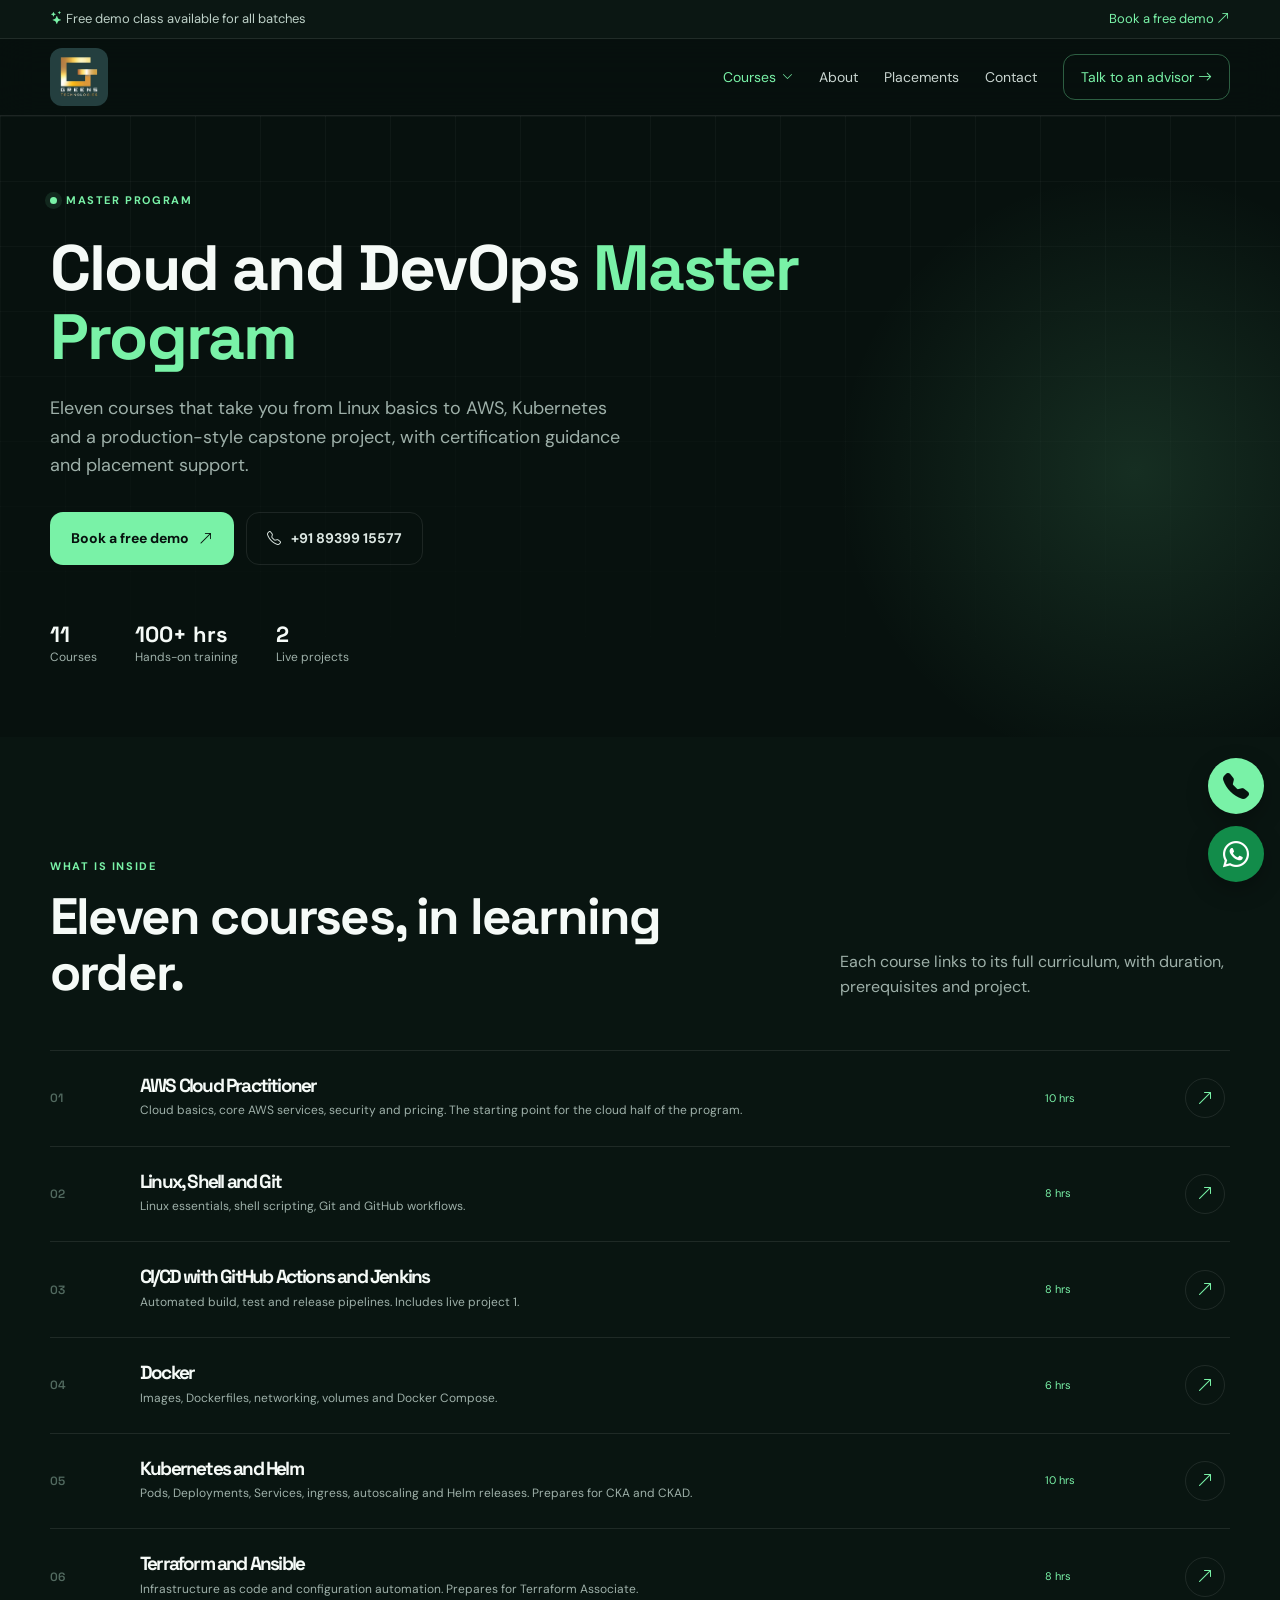
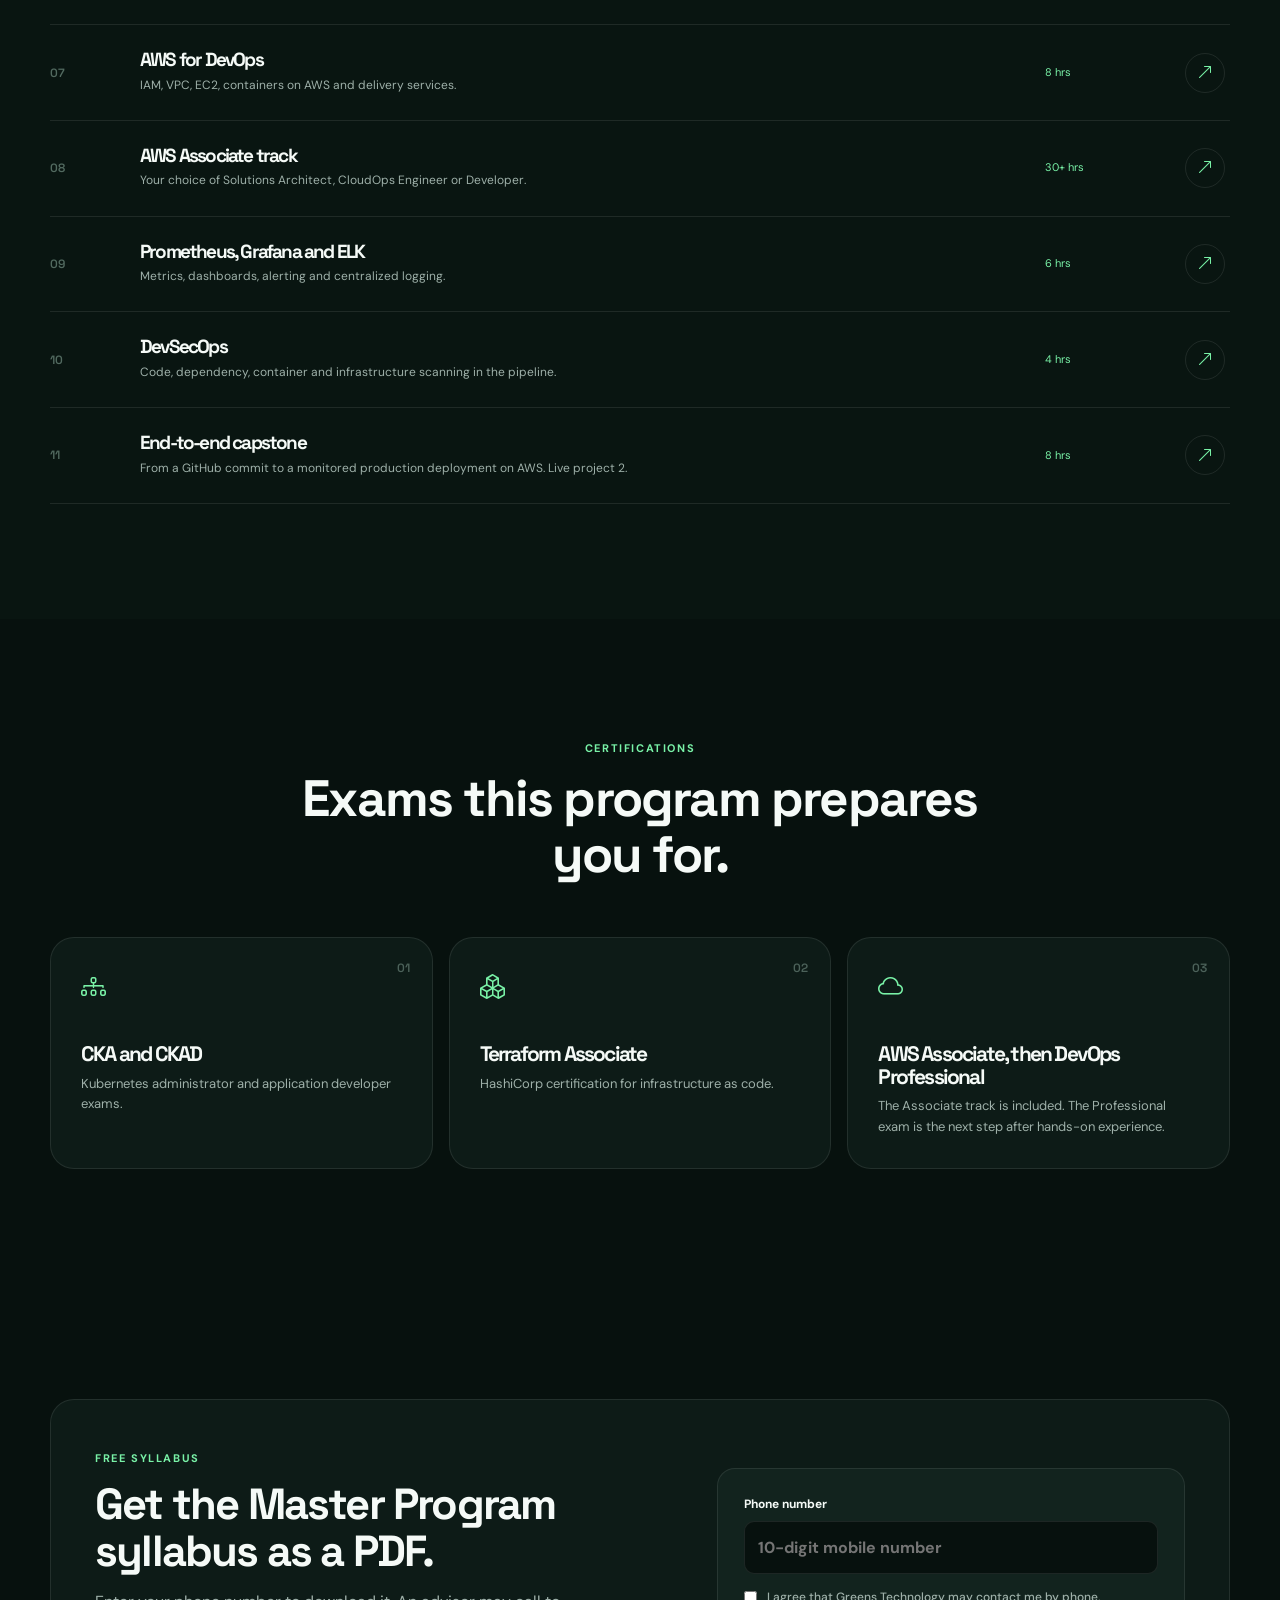
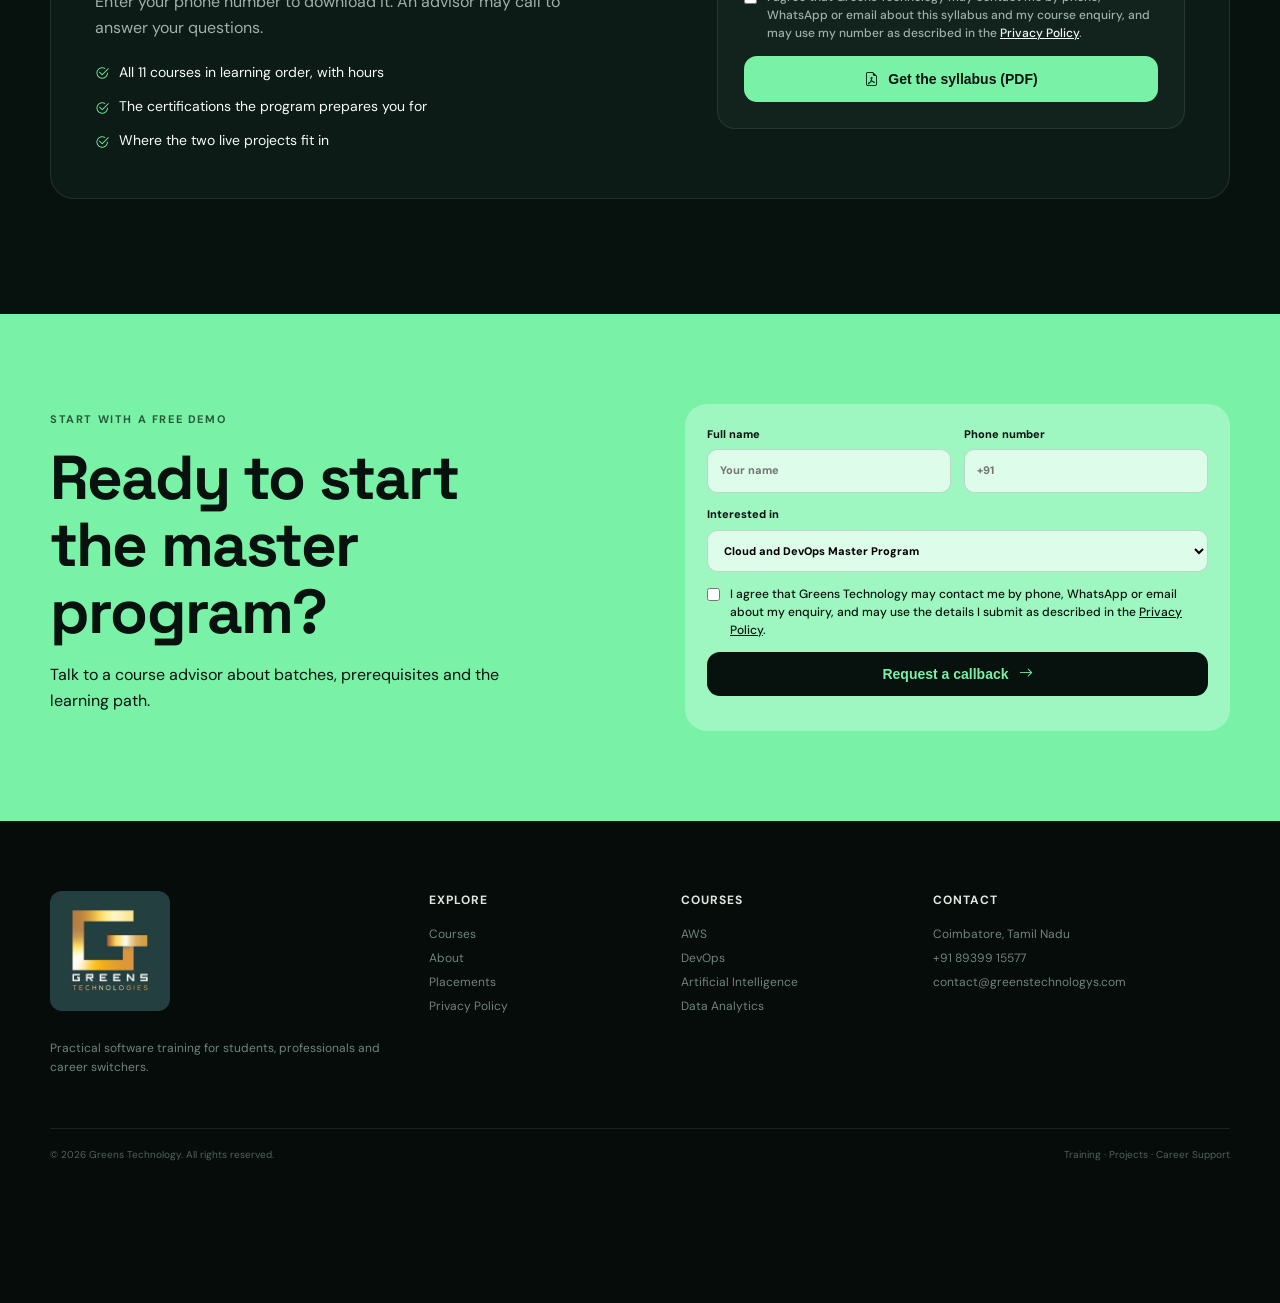
<file: cloud-devops-master-program.html>
<!doctype html>
<html lang="en">
<head>
  <meta charset="utf-8">
  <meta name="viewport" content="width=device-width, initial-scale=1">
  <meta name="description" content="Cloud and DevOps Master Program in Coimbatore: 11 courses from Linux and Git to AWS, Kubernetes, Terraform and an end-to-end capstone project.">
  <title>Cloud and DevOps Master Program | Greens Technology</title>
  <link rel="preconnect" href="https://fonts.googleapis.com">
  <link rel="preconnect" href="https://fonts.gstatic.com" crossorigin>
  <link href="https://fonts.googleapis.com/css2?family=DM+Sans:wght@400;500;600;700&family=Space+Grotesk:wght@500;600;700&display=swap" rel="stylesheet">
  <link rel="stylesheet" href="https://cdn.jsdelivr.net/npm/bootstrap-icons@1.11.3/font/bootstrap-icons.min.css">
  <link rel="stylesheet" href="css/dark.css" id="darkTheme">
  <link rel="stylesheet" href="css/light.css" id="lightTheme" disabled>
  <style>
    .page-hero{min-height:auto}
    .page-hero .hero-inner{grid-template-columns:1fr;padding:70px 0}
    .page-hero h1{font-size:clamp(40px,5vw,64px)}
    .info-grid{display:grid;gap:14px}
    .info-card{display:flex;gap:16px;align-items:flex-start;padding:22px;border:1px solid var(--line);border-radius:var(--radius);background:var(--surface)}
    .info-card i{color:var(--accent);font-size:22px}
    .info-card h3{margin:0 0 4px;font-size:18px;letter-spacing:-.5px}
    .info-card p,.info-card a{margin:0;color:var(--muted);font-size:14px;display:block}
    .contact-grid{display:grid;grid-template-columns:.9fr 1.1fr;gap:50px;align-items:start}
    @media(max-width:900px){.contact-grid{grid-template-columns:1fr}}
  </style>
</head>
<body>
  <div class="announcement">
    <div class="container announcement-inner">
      <span><i class="bi bi-stars"></i> Free demo class available for all batches</span>
      <a href="contact.html">Book a free demo <i class="bi bi-arrow-up-right"></i></a>
    </div>
  </div>

  <header class="site-header" id="top">
    <div class="container nav-wrap">
      <a href="index.html" class="site-logo" aria-label="Greens Technology home">
        <img src="assets/greenstechnologys_logo.png" alt="Greens Technology">
      </a>
      <button class="nav-toggle" aria-label="Toggle navigation" aria-expanded="false"><i class="bi bi-list"></i></button>
      <nav class="nav" aria-label="Primary navigation">
        <div class="nav-dd">
          <a href="courses.html" aria-current="page">Courses <i class="bi bi-chevron-down"></i></a>
          <div class="nav-dd-menu">
            <a href="aws-training.html">AWS Training</a>
            <a href="devops-training.html">DevOps Training</a>
            <a href="data-analytics-training.html">Data Analytics</a>
            <a href="ai-training.html">Artificial Intelligence</a>
            <a href="cloud-devops-master-program.html" aria-current="page">Cloud and DevOps Master Program</a>
            <a href="courses.html" class="nav-dd-all">View all courses <i class="bi bi-arrow-right"></i></a>
          </div>
        </div>
        <a href="about.html">About</a>
        <a href="placements.html">Placements</a>
        <a href="contact.html">Contact</a>
        <button class="theme-toggle" id="themeToggle" type="button"><i class="bi bi-moon-stars-fill" id="themeIcon"></i><span id="themeText">Dark</span></button>
        <a href="contact.html" class="nav-cta">Talk to an advisor <i class="bi bi-arrow-right"></i></a>
      </nav>
    </div>
  </header>

  <main>
    <section class="hero page-hero">
      <div class="hero-grid"></div>
      <div class="container hero-inner">
        <div class="reveal">
          <div class="eyebrow"><span class="pulse"></span> Master program</div>
          <h1>Cloud and DevOps <em>Master Program</em></h1>
          <p class="hero-text">Eleven courses that take you from Linux basics to AWS, Kubernetes and a production-style capstone project, with certification guidance and placement support.</p>
          <div class="hero-actions">
            <a class="btn btn-primary" href="#contact">Book a free demo <i class="bi bi-arrow-up-right"></i></a>
            <a class="btn btn-ghost" href="tel:+918939915577"><i class="bi bi-telephone"></i> +91 89399 15577</a>
          </div>
          <div class="trust-row">
            <div><strong>11</strong><span>Courses</span></div>
            <div><strong>100+ hrs</strong><span>Hands-on training</span></div>
            <div><strong>2</strong><span>Live projects</span></div>
          </div>
        </div>
      </div>
    </section>

    <section class="section programs">
      <div class="container">
        <div class="section-head reveal">
          <div><span class="kicker">What is inside</span><h2>Eleven courses, in learning order.</h2></div>
          <p>Each course links to its full curriculum, with duration, prerequisites and project.</p>
        </div>
        <div class="program-list">
          <div class="program-row reveal">
            <span class="program-num">01</span><div><h3>AWS Cloud Practitioner</h3><p>Cloud basics, core AWS services, security and pricing. The starting point for the cloud half of the program.</p></div><span class="program-hours">10 hrs</span><a href="aws-training.html#curriculum" aria-label="View AWS Cloud Practitioner"><i class="bi bi-arrow-up-right"></i></a>
          </div>
          <div class="program-row reveal">
            <span class="program-num">02</span><div><h3>Linux, Shell and Git</h3><p>Linux essentials, shell scripting, Git and GitHub workflows.</p></div><span class="program-hours">8 hrs</span><a href="devops-training.html#curriculum" aria-label="View Linux, Shell and Git"><i class="bi bi-arrow-up-right"></i></a>
          </div>
          <div class="program-row reveal">
            <span class="program-num">03</span><div><h3>CI/CD with GitHub Actions and Jenkins</h3><p>Automated build, test and release pipelines. Includes live project 1.</p></div><span class="program-hours">8 hrs</span><a href="devops-training.html#curriculum" aria-label="View CI/CD with GitHub Actions and Jenkins"><i class="bi bi-arrow-up-right"></i></a>
          </div>
          <div class="program-row reveal">
            <span class="program-num">04</span><div><h3>Docker</h3><p>Images, Dockerfiles, networking, volumes and Docker Compose.</p></div><span class="program-hours">6 hrs</span><a href="devops-training.html#curriculum" aria-label="View Docker"><i class="bi bi-arrow-up-right"></i></a>
          </div>
          <div class="program-row reveal">
            <span class="program-num">05</span><div><h3>Kubernetes and Helm</h3><p>Pods, Deployments, Services, ingress, autoscaling and Helm releases. Prepares for CKA and CKAD.</p></div><span class="program-hours">10 hrs</span><a href="devops-training.html#curriculum" aria-label="View Kubernetes and Helm"><i class="bi bi-arrow-up-right"></i></a>
          </div>
          <div class="program-row reveal">
            <span class="program-num">06</span><div><h3>Terraform and Ansible</h3><p>Infrastructure as code and configuration automation. Prepares for Terraform Associate.</p></div><span class="program-hours">8 hrs</span><a href="devops-training.html#curriculum" aria-label="View Terraform and Ansible"><i class="bi bi-arrow-up-right"></i></a>
          </div>
          <div class="program-row reveal">
            <span class="program-num">07</span><div><h3>AWS for DevOps</h3><p>IAM, VPC, EC2, containers on AWS and delivery services.</p></div><span class="program-hours">8 hrs</span><a href="devops-training.html#curriculum" aria-label="View AWS for DevOps"><i class="bi bi-arrow-up-right"></i></a>
          </div>
          <div class="program-row reveal">
            <span class="program-num">08</span><div><h3>AWS Associate track</h3><p>Your choice of Solutions Architect, CloudOps Engineer or Developer.</p></div><span class="program-hours">30+ hrs</span><a href="aws-training.html#tracks" aria-label="View AWS Associate track"><i class="bi bi-arrow-up-right"></i></a>
          </div>
          <div class="program-row reveal">
            <span class="program-num">09</span><div><h3>Prometheus, Grafana and ELK</h3><p>Metrics, dashboards, alerting and centralized logging.</p></div><span class="program-hours">6 hrs</span><a href="devops-training.html#curriculum" aria-label="View Prometheus, Grafana and ELK"><i class="bi bi-arrow-up-right"></i></a>
          </div>
          <div class="program-row reveal">
            <span class="program-num">10</span><div><h3>DevSecOps</h3><p>Code, dependency, container and infrastructure scanning in the pipeline.</p></div><span class="program-hours">4 hrs</span><a href="devops-training.html#curriculum" aria-label="View DevSecOps"><i class="bi bi-arrow-up-right"></i></a>
          </div>
          <div class="program-row reveal">
            <span class="program-num">11</span><div><h3>End-to-end capstone</h3><p>From a GitHub commit to a monitored production deployment on AWS. Live project 2.</p></div><span class="program-hours">8 hrs</span><a href="devops-training.html#curriculum" aria-label="View End-to-end capstone"><i class="bi bi-arrow-up-right"></i></a>
          </div>
        </div>
      </div>
    </section>

    <section class="section">
      <div class="container">
        <div class="center-head reveal"><span class="kicker">Certifications</span><h2>Exams this program prepares you for.</h2></div>
        <div class="steps">
          <div class="step reveal"><span>01</span><i class="bi bi-diagram-3"></i><h3>CKA and CKAD</h3><p>Kubernetes administrator and application developer exams.</p></div>
          <div class="step reveal"><span>02</span><i class="bi bi-boxes"></i><h3>Terraform Associate</h3><p>HashiCorp certification for infrastructure as code.</p></div>
          <div class="step reveal"><span>03</span><i class="bi bi-cloud"></i><h3>AWS Associate, then DevOps Professional</h3><p>The Associate track is included. The Professional exam is the next step after hands-on experience.</p></div>
        </div>
      </div>
    </section>

    <section class="section" id="batches" data-course="master" hidden>
      <div class="container">
        <div class="section-head reveal">
          <div>
            <span class="kicker">Upcoming batches</span>
            <h2>Pick a batch that fits your day.</h2>
          </div>
          <p>Check timings, mode and free demo class dates. For the latest fees, call us.</p>
        </div>
        <div class="batch-wrap reveal">
          <table class="batch-table">
            <thead><tr><th scope="col">Batch</th><th scope="col">Timings</th><th scope="col">Mode</th><th scope="col">Free demo class</th><th scope="col"><span class="sr-only">Fees</span></th></tr></thead>
            <tbody id="batchBody"></tbody>
          </table>
        </div>
        <p class="batch-note">Need a different time? Tell us when you are free and an advisor will suggest a batch. <a href="contact.html">Talk to an advisor</a></p>
      </div>
    </section>

    <section class="section" id="syllabus">
      <div class="container">
        <div class="syl-card reveal">
          <div class="syl-copy">
            <span class="kicker">Free syllabus</span>
            <h2>Get the Master Program syllabus as a PDF.</h2>
            <p>Enter your phone number to download it. An advisor may call to answer your questions.</p>
            <ul class="syl-points">
              <li><i class="bi bi-check2-circle"></i><span>All 11 courses in learning order, with hours</span></li>
              <li><i class="bi bi-check2-circle"></i><span>The certifications the program prepares you for</span></li>
              <li><i class="bi bi-check2-circle"></i><span>Where the two live projects fit in</span></li>
            </ul>
          </div>
          <form class="syl-form" id="syllabusForm" data-syllabus="master">
            <input type="text" name="website" tabindex="-1" autocomplete="off" aria-hidden="true" style="position:absolute;left:-9999px;opacity:0;height:0;width:0">
            <div class="syl-fields">
              <label>Phone number<input required name="phone" type="tel" inputmode="tel" autocomplete="tel" placeholder="10-digit mobile number"></label>
              <div class="consent"><input type="checkbox" id="sylConsent" name="consent" required><label for="sylConsent">I agree that Greens Technology may contact me by phone, WhatsApp or email about this syllabus and my course enquiry, and may use my number as described in the <a href="privacy-policy.html" target="_blank" rel="noopener">Privacy Policy</a>.</label></div>
              <button class="btn btn-primary" type="submit"><i class="bi bi-file-earmark-pdf"></i> Get the syllabus (PDF)</button>
            </div>
            <div class="syl-done" hidden>
              <p><strong>Your syllabus is ready.</strong>Save it to your phone or share it with a friend.</p>
              <a class="btn btn-primary" href="#" download target="_blank" rel="noopener"><i class="bi bi-download"></i> Download syllabus (PDF)</a>
              <p>Want batch timings and fees? <a href="tel:+918939915577" style="color:var(--accent);font-weight:700">Call +91 89399 15577</a></p>
            </div>
            <small id="sylMessage"></small>
          </form>
        </div>
      </div>
    </section>

    <section class="cta-section" id="contact">
      <div class="container cta-grid">
        <div>
          <span class="kicker light">Start with a free demo</span>
          <h2>Ready to start<br>the master program?</h2>
          <p>Talk to a course advisor about batches, prerequisites and the learning path.</p>
        </div>
        <form class="lead-form" id="leadForm">
          <label>Full name<input required name="name" type="text" placeholder="Your name"></label>
          <label>Phone number<input required name="phone" type="tel" placeholder="+91"></label>
          <label>Interested in
            <select name="course">
              <option>Cloud and DevOps Master Program</option>
              <option>Individual DevOps tracks</option>
              <option>AWS certification tracks</option>
              <option>Not sure yet</option>
            </select>
          </label>
          <div class="consent"><input type="checkbox" id="consent" name="consent" required><label for="consent">I agree that Greens Technology may contact me by phone, WhatsApp or email about my enquiry, and may use the details I submit as described in the <a href="privacy-policy.html" target="_blank" rel="noopener">Privacy Policy</a>.</label></div>
          <button class="btn btn-light" type="submit">Request a callback <i class="bi bi-arrow-right"></i></button>
          <small id="formMessage"></small>
        </form>
      </div>
    </section>
  </main>

  <footer class="footer">
    <div class="container footer-grid">
      <div>
        <a href="index.html" class="footer-logo" aria-label="Greens Technology home"><img src="assets/greenstechnologys_logo.png" alt="Greens Technology"></a>
        <p>Practical software training for students, professionals and career switchers.</p>
      </div>
      <div><h4>Explore</h4><a href="courses.html">Courses</a><a href="about.html">About</a><a href="placements.html">Placements</a><a href="privacy-policy.html">Privacy Policy</a></div>
      <div><h4>Courses</h4><a href="aws-training.html">AWS</a><a href="devops-training.html">DevOps</a><a href="ai-training.html">Artificial Intelligence</a><a href="data-analytics-training.html">Data Analytics</a></div>
      <div><h4>Contact</h4><p>Coimbatore, Tamil Nadu</p><a href="tel:+918939915577">+91 89399 15577</a><a href="mailto:contact@greenstechnologys.com">contact@greenstechnologys.com</a></div>
    </div>
    <div class="container footer-bottom"><span>&copy; <span id="year"></span> Greens Technology. All rights reserved.</span><span>Training &middot; Projects &middot; Career Support</span></div>
  </footer>

  <button class="back-top" aria-label="Back to top"><i class="bi bi-arrow-up"></i></button>
  <script src="js/app.js"></script>
</body>
</html>
</file>
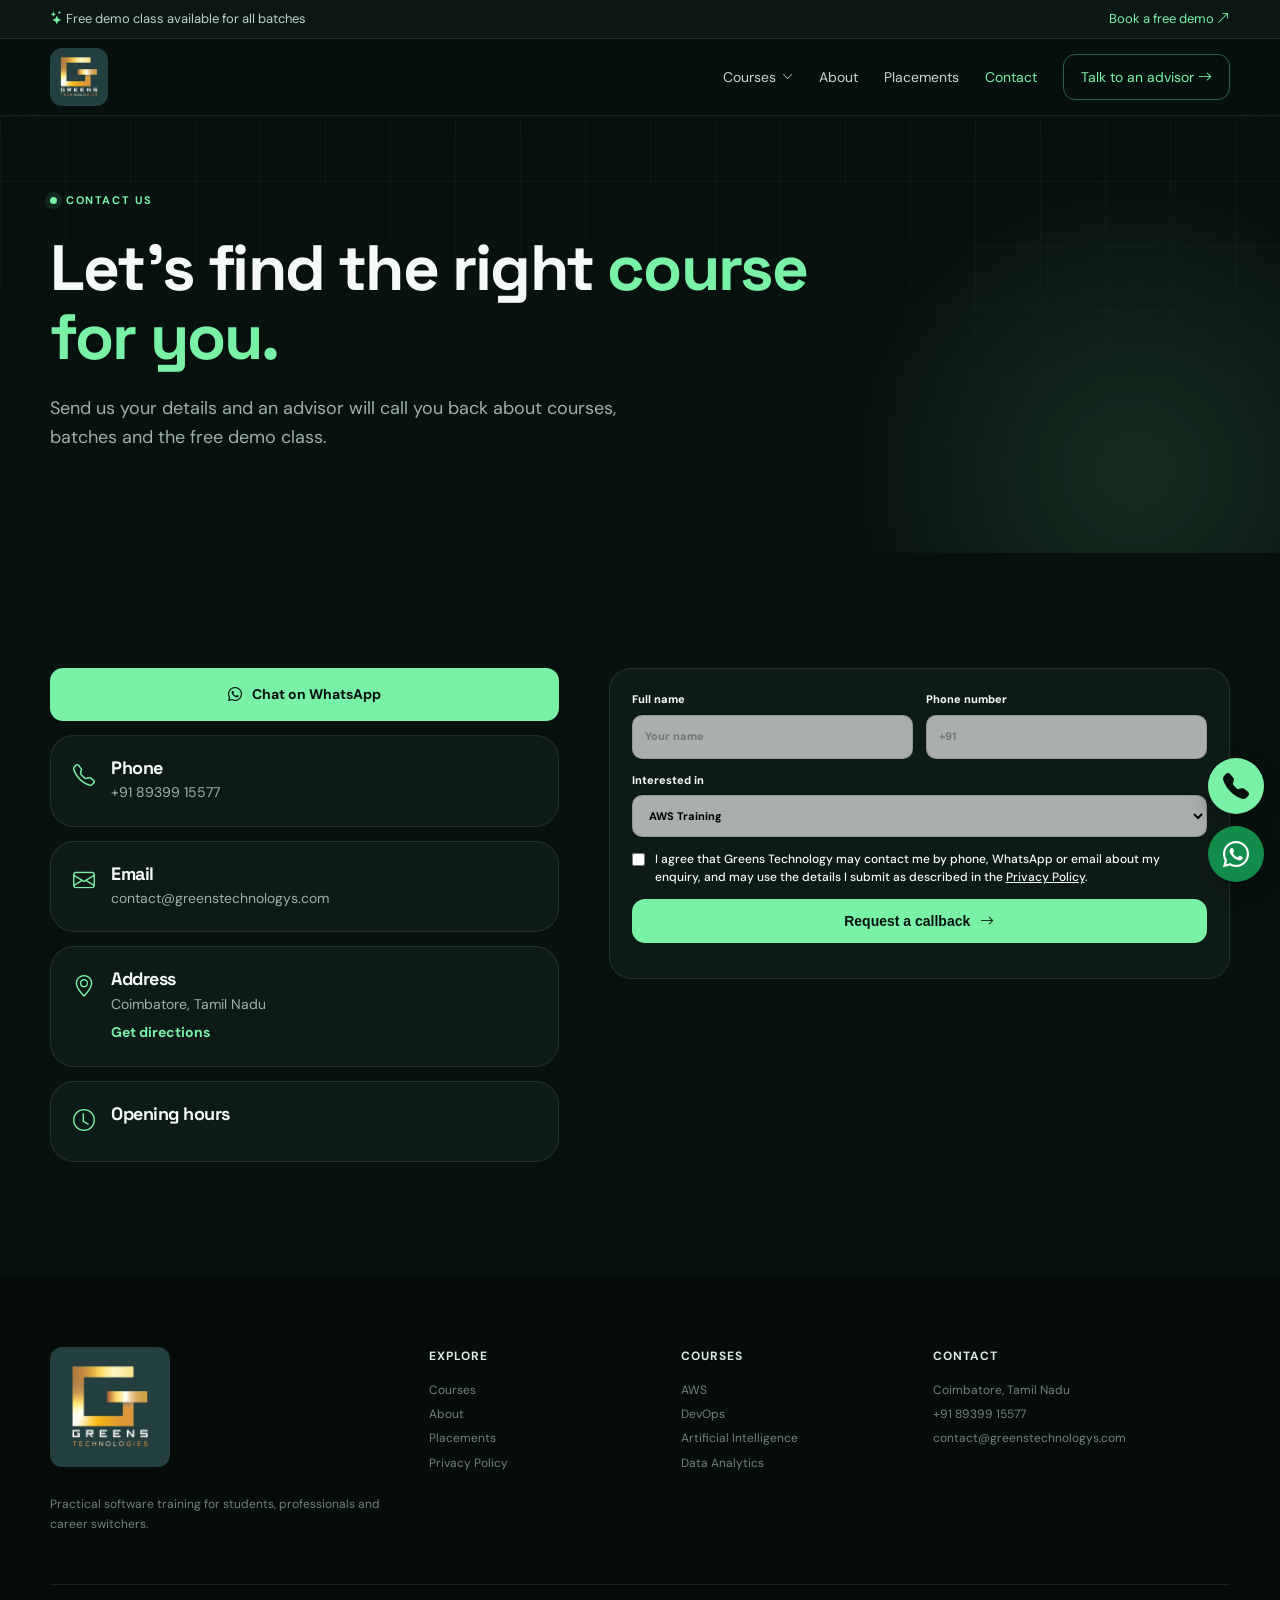
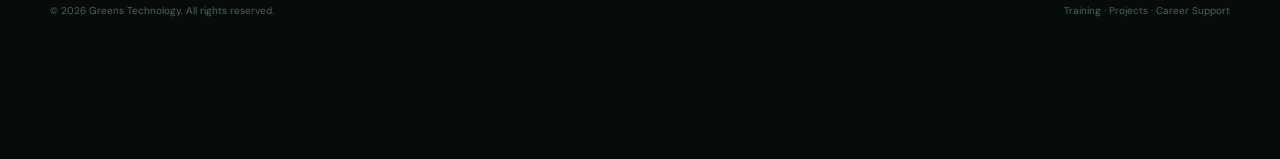
<file: contact.html>
<!doctype html>
<html lang="en">
<head>
  <meta charset="utf-8">
  <meta name="viewport" content="width=device-width, initial-scale=1">
  <meta name="description" content="Contact Greens Technology in Coimbatore to book a free demo class or ask about courses, batches and placement support.">
  <title>Contact Us | Greens Technology</title>
  <link rel="preconnect" href="https://fonts.googleapis.com">
  <link rel="preconnect" href="https://fonts.gstatic.com" crossorigin>
  <link href="https://fonts.googleapis.com/css2?family=DM+Sans:wght@400;500;600;700&family=Space+Grotesk:wght@500;600;700&display=swap" rel="stylesheet">
  <link rel="stylesheet" href="https://cdn.jsdelivr.net/npm/bootstrap-icons@1.11.3/font/bootstrap-icons.min.css">
  <link rel="stylesheet" href="css/dark.css" id="darkTheme">
  <link rel="stylesheet" href="css/light.css" id="lightTheme" disabled>
  <style>
    .page-hero{min-height:auto}
    .page-hero .hero-inner{grid-template-columns:1fr;padding:70px 0}
    .page-hero h1{font-size:clamp(40px,5vw,64px)}
    .info-grid{display:grid;gap:14px}
    .info-card{display:flex;gap:16px;align-items:flex-start;padding:22px;border:1px solid var(--line);border-radius:var(--radius);background:var(--surface)}
    .info-card i{color:var(--accent);font-size:22px}
    .info-card h3{margin:0 0 4px;font-size:18px;letter-spacing:-.5px}
    .info-card p,.info-card a{margin:0;color:var(--muted);font-size:14px;display:block}
    .contact-grid{display:grid;grid-template-columns:.9fr 1.1fr;gap:50px;align-items:start}
    @media(max-width:900px){.contact-grid{grid-template-columns:1fr}}
  </style>
</head>
<body>
  <div class="announcement">
    <div class="container announcement-inner">
      <span><i class="bi bi-stars"></i> Free demo class available for all batches</span>
      <a href="contact.html">Book a free demo <i class="bi bi-arrow-up-right"></i></a>
    </div>
  </div>

  <header class="site-header" id="top">
    <div class="container nav-wrap">
      <a href="index.html" class="site-logo" aria-label="Greens Technology home">
        <img src="assets/greenstechnologys_logo.png" alt="Greens Technology">
      </a>
      <button class="nav-toggle" aria-label="Toggle navigation" aria-expanded="false"><i class="bi bi-list"></i></button>
      <nav class="nav" aria-label="Primary navigation">
        <div class="nav-dd">
          <a href="courses.html">Courses <i class="bi bi-chevron-down"></i></a>
          <div class="nav-dd-menu">
            <a href="aws-training.html">AWS Training</a>
            <a href="devops-training.html">DevOps Training</a>
            <a href="data-analytics-training.html">Data Analytics</a>
            <a href="ai-training.html">Artificial Intelligence</a>
            <a href="cloud-devops-master-program.html">Cloud and DevOps Master Program</a>
            <a href="courses.html" class="nav-dd-all">View all courses <i class="bi bi-arrow-right"></i></a>
          </div>
        </div>
        <a href="about.html">About</a>
        <a href="placements.html">Placements</a>
        <a href="contact.html" aria-current="page">Contact</a>
        <button class="theme-toggle" id="themeToggle" type="button"><i class="bi bi-moon-stars-fill" id="themeIcon"></i><span id="themeText">Dark</span></button>
        <a href="contact.html" class="nav-cta">Talk to an advisor <i class="bi bi-arrow-right"></i></a>
      </nav>
    </div>
  </header>

  <main>
    <section class="hero page-hero">
      <div class="hero-grid"></div>
      <div class="container hero-inner">
        <div class="reveal">
          <div class="eyebrow"><span class="pulse"></span> Contact us</div>
          <h1>Let's find the right <em>course for you.</em></h1>
          <p class="hero-text">Send us your details and an advisor will call you back about courses, batches and the free demo class.</p>
        </div>
      </div>
    </section>

    <section class="section" id="contact">
      <div class="container contact-grid">
        <div class="info-grid reveal">
          <a class="btn btn-primary" id="waBtn" href="https://wa.me/918939915577" target="_blank" rel="noopener"><i class="bi bi-whatsapp"></i> Chat on WhatsApp</a>
          <div class="info-card"><i class="bi bi-telephone"></i><div><h3>Phone</h3><a href="tel:+918939915577">+91 89399 15577</a></div></div>
          <div class="info-card"><i class="bi bi-envelope"></i><div><h3>Email</h3><a href="mailto:contact@greenstechnologys.com">contact@greenstechnologys.com</a></div></div>
          <div class="info-card"><i class="bi bi-geo-alt"></i><div><h3>Address</h3><p id="addrText">Coimbatore, Tamil Nadu</p><a id="dirLink" href="#" target="_blank" rel="noopener" hidden style="color:var(--accent);font-weight:700;margin-top:6px">Get directions</a></div></div>
          <div class="info-card" id="hoursCard" hidden><i class="bi bi-clock"></i><div><h3>Opening hours</h3><div id="hoursList"></div></div></div>
        </div>
        <form class="lead-form reveal" id="leadForm" style="background:var(--surface);border:1px solid var(--line)">
          <label style="color:var(--text)">Full name<input required name="name" type="text" placeholder="Your name"></label>
          <label style="color:var(--text)">Phone number<input required name="phone" type="tel" placeholder="+91"></label>
          <label style="color:var(--text)">Interested in
            <select name="course">
              <option>AWS Training</option>
              <option>DevOps Engineer</option>
              <option>Data Analytics</option>
              <option>Artificial Intelligence</option>
              <option>Other</option>
            </select>
          </label>
          <div class="consent" style="color:var(--text)"><input type="checkbox" id="consent" name="consent" required><label for="consent">I agree that Greens Technology may contact me by phone, WhatsApp or email about my enquiry, and may use the details I submit as described in the <a href="privacy-policy.html" target="_blank" rel="noopener">Privacy Policy</a>.</label></div>
          <button class="btn btn-primary" type="submit">Request a callback <i class="bi bi-arrow-right"></i></button>
          <small id="formMessage" style="color:var(--muted)"></small>
        </form>
      </div>
    </section>

    <section class="section" id="mapSection" hidden style="padding-top:0">
      <div class="container">
        <iframe id="mapFrame" title="Map to our Coimbatore centre" loading="lazy" referrerpolicy="no-referrer-when-downgrade"
          style="width:100%;height:380px;border:1px solid var(--line);border-radius:var(--radius)"></iframe>
      </div>
    </section>

  </main>

  <footer class="footer">
    <div class="container footer-grid">
      <div>
        <a href="index.html" class="footer-logo" aria-label="Greens Technology home"><img src="assets/greenstechnologys_logo.png" alt="Greens Technology"></a>
        <p>Practical software training for students, professionals and career switchers.</p>
      </div>
      <div><h4>Explore</h4><a href="courses.html">Courses</a><a href="about.html">About</a><a href="placements.html">Placements</a><a href="privacy-policy.html">Privacy Policy</a></div>
      <div><h4>Courses</h4><a href="aws-training.html">AWS</a><a href="devops-training.html">DevOps</a><a href="ai-training.html">Artificial Intelligence</a><a href="data-analytics-training.html">Data Analytics</a></div>
      <div><h4>Contact</h4><p>Coimbatore, Tamil Nadu</p><a href="tel:+918939915577">+91 89399 15577</a><a href="mailto:contact@greenstechnologys.com">contact@greenstechnologys.com</a></div>
    </div>
    <div class="container footer-bottom"><span>&copy; <span id="year"></span> Greens Technology. All rights reserved.</span><span>Training &middot; Projects &middot; Career Support</span></div>
  </footer>

  <button class="back-top" aria-label="Back to top"><i class="bi bi-arrow-up"></i></button>
  <script src="js/app.js"></script>
  <script>
  /* ---------------------------------------------------------------
     CONTACT_CONFIG: fill in the Coimbatore centre details.
     Address, map, directions and opening hours stay hidden until set.
       address: ["Door no, Street", "Area", "Coimbatore 641xxx"]
       mapQuery: optional. Text Google Maps should search (defaults to the address)
       hours:   [{ days: "Monday to Saturday", time: "9:00 AM to 7:00 PM" }]
  ---------------------------------------------------------------- */
  const CONTACT_CONFIG = {
    address: [],
    mapQuery: "",
    hours: [],
    whatsapp: "918939915577",
    whatsappMessage: "Hi Greens Technology, I would like details about courses at your Coimbatore centre."
  };

  (function () {
    const c = CONTACT_CONFIG;
    document.getElementById('waBtn').href =
      'https://wa.me/' + c.whatsapp + '?text=' + encodeURIComponent(c.whatsappMessage);

    if (c.address.length) {
      document.getElementById('addrText').innerHTML = '';
      c.address.forEach((line, i) => {
        if (i) document.getElementById('addrText').appendChild(document.createElement('br'));
        document.getElementById('addrText').appendChild(document.createTextNode(line));
      });
      const q = encodeURIComponent(c.mapQuery || c.address.join(', '));
      const dir = document.getElementById('dirLink');
      dir.href = 'https://www.google.com/maps/search/?api=1&query=' + q;
      dir.hidden = false;
      document.getElementById('mapFrame').src = 'https://www.google.com/maps?q=' + q + '&output=embed';
      document.getElementById('mapSection').hidden = false;
    }
    if (c.hours.length) {
      const list = document.getElementById('hoursList');
      c.hours.forEach(h => {
        const p = document.createElement('p');
        p.textContent = h.days + ': ' + h.time;
        list.appendChild(p);
      });
      document.getElementById('hoursCard').hidden = false;
    }
  })();
  </script>

</body>
</html>
</file>
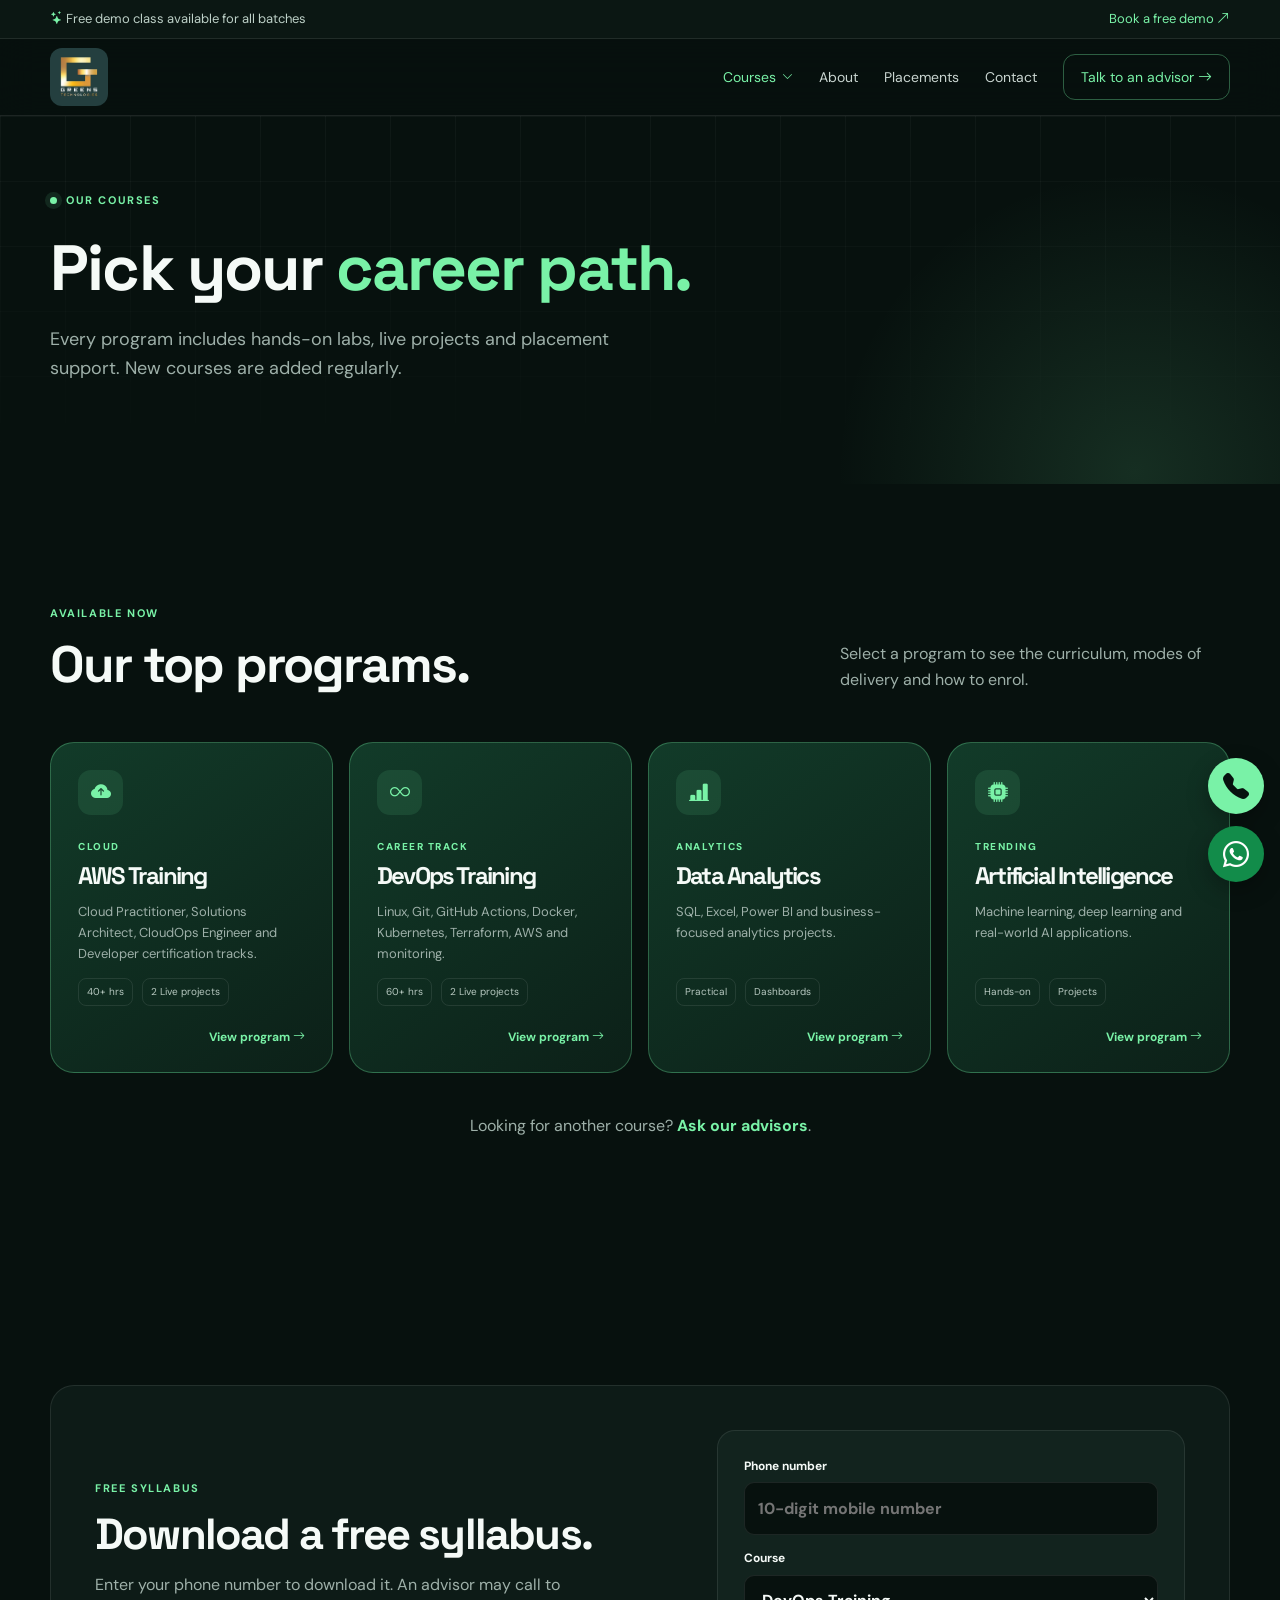
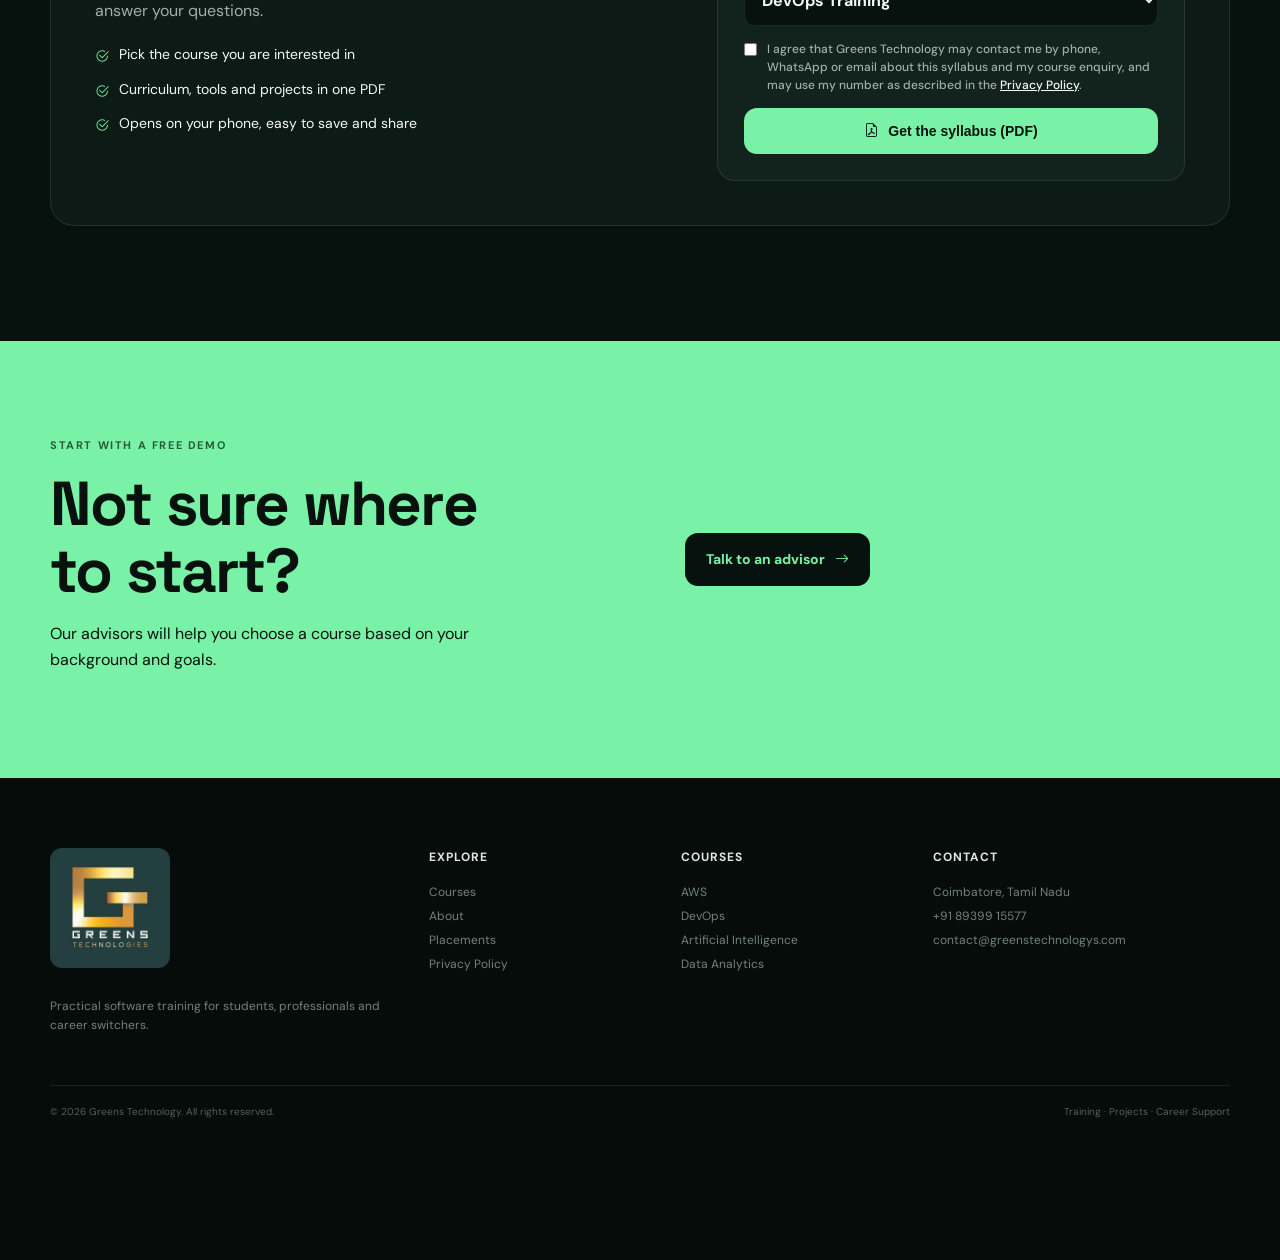
<file: courses.html>
<!doctype html>
<html lang="en">
<head>
  <meta charset="utf-8">
  <meta name="viewport" content="width=device-width, initial-scale=1">
  <meta name="description" content="Browse Greens Technology courses: AWS, DevOps, Artificial Intelligence and Data Analytics, with live projects and certification guidance.">
  <title>All Courses | Greens Technology</title>
  <link rel="preconnect" href="https://fonts.googleapis.com">
  <link rel="preconnect" href="https://fonts.gstatic.com" crossorigin>
  <link href="https://fonts.googleapis.com/css2?family=DM+Sans:wght@400;500;600;700&family=Space+Grotesk:wght@500;600;700&display=swap" rel="stylesheet">
  <link rel="stylesheet" href="https://cdn.jsdelivr.net/npm/bootstrap-icons@1.11.3/font/bootstrap-icons.min.css">
  <link rel="stylesheet" href="css/dark.css" id="darkTheme">
  <link rel="stylesheet" href="css/light.css" id="lightTheme" disabled>
  <style>
    .page-hero{min-height:auto}
    .page-hero .hero-inner{grid-template-columns:1fr;padding:70px 0}
    .page-hero h1{font-size:clamp(40px,5vw,64px)}
    .info-grid{display:grid;gap:14px}
    .info-card{display:flex;gap:16px;align-items:flex-start;padding:22px;border:1px solid var(--line);border-radius:var(--radius);background:var(--surface)}
    .info-card i{color:var(--accent);font-size:22px}
    .info-card h3{margin:0 0 4px;font-size:18px;letter-spacing:-.5px}
    .info-card p,.info-card a{margin:0;color:var(--muted);font-size:14px;display:block}
    .contact-grid{display:grid;grid-template-columns:.9fr 1.1fr;gap:50px;align-items:start}
    @media(max-width:900px){.contact-grid{grid-template-columns:1fr}}
  </style>
</head>
<body>
  <div class="announcement">
    <div class="container announcement-inner">
      <span><i class="bi bi-stars"></i> Free demo class available for all batches</span>
      <a href="contact.html">Book a free demo <i class="bi bi-arrow-up-right"></i></a>
    </div>
  </div>

  <header class="site-header" id="top">
    <div class="container nav-wrap">
      <a href="index.html" class="site-logo" aria-label="Greens Technology home">
        <img src="assets/greenstechnologys_logo.png" alt="Greens Technology">
      </a>
      <button class="nav-toggle" aria-label="Toggle navigation" aria-expanded="false"><i class="bi bi-list"></i></button>
      <nav class="nav" aria-label="Primary navigation">
        <div class="nav-dd">
          <a href="courses.html" aria-current="page">Courses <i class="bi bi-chevron-down"></i></a>
          <div class="nav-dd-menu">
            <a href="aws-training.html">AWS Training</a>
            <a href="devops-training.html">DevOps Training</a>
            <a href="data-analytics-training.html">Data Analytics</a>
            <a href="ai-training.html">Artificial Intelligence</a>
            <a href="cloud-devops-master-program.html">Cloud and DevOps Master Program</a>
            <a href="courses.html" class="nav-dd-all">View all courses <i class="bi bi-arrow-right"></i></a>
          </div>
        </div>
        <a href="about.html">About</a>
        <a href="placements.html">Placements</a>
        <a href="contact.html">Contact</a>
        <button class="theme-toggle" id="themeToggle" type="button"><i class="bi bi-moon-stars-fill" id="themeIcon"></i><span id="themeText">Dark</span></button>
        <a href="contact.html" class="nav-cta">Talk to an advisor <i class="bi bi-arrow-right"></i></a>
      </nav>
    </div>
  </header>

  <main>
    <section class="hero page-hero">
      <div class="hero-grid"></div>
      <div class="container hero-inner">
        <div class="reveal">
          <div class="eyebrow"><span class="pulse"></span> Our courses</div>
          <h1>Pick your <em>career path.</em></h1>
          <p class="hero-text">Every program includes hands-on labs, live projects and placement support. New courses are added regularly.</p>
        </div>
      </div>
    </section>

    <section class="section">
      <div class="container">
        <div class="section-head reveal">
          <div><span class="kicker">Available now</span><h2>Our top programs.</h2></div>
          <p>Select a program to see the curriculum, modes of delivery and how to enrol.</p>
        </div>
        <div class="course-grid four">
          <a class="course-card featured reveal" href="aws-training.html">
            <div class="course-icon"><i class="bi bi-cloud-arrow-up-fill"></i></div>
            <span class="course-tag">Cloud</span>
            <h3>AWS Training</h3>
            <p>Cloud Practitioner, Solutions Architect, CloudOps Engineer and Developer certification tracks.</p>
            <div class="course-meta"><span>40+ hrs</span><span>2 Live projects</span></div>
            <span class="card-link">View program <i class="bi bi-arrow-right"></i></span>
          </a>
          <a class="course-card featured reveal" href="devops-training.html">
            <div class="course-icon"><i class="bi bi-infinity"></i></div>
            <span class="course-tag">Career track</span>
            <h3>DevOps Training</h3>
            <p>Linux, Git, GitHub Actions, Docker, Kubernetes, Terraform, AWS and monitoring.</p>
            <div class="course-meta"><span>60+ hrs</span><span>2 Live projects</span></div>
            <span class="card-link">View program <i class="bi bi-arrow-right"></i></span>
          </a>
          <a class="course-card featured reveal" href="data-analytics-training.html">
            <div class="course-icon"><i class="bi bi-bar-chart-line-fill"></i></div>
            <span class="course-tag">Analytics</span>
            <h3>Data Analytics</h3>
            <p>SQL, Excel, Power BI and business-focused analytics projects.</p>
            <div class="course-meta"><span>Practical</span><span>Dashboards</span></div>
            <span class="card-link">View program <i class="bi bi-arrow-right"></i></span>
          </a>
          <a class="course-card featured reveal" href="ai-training.html">
            <div class="course-icon"><i class="bi bi-cpu-fill"></i></div>
            <span class="course-tag">Trending</span>
            <h3>Artificial Intelligence</h3>
            <p>Machine learning, deep learning and real-world AI applications.</p>
            <div class="course-meta"><span>Hands-on</span><span>Projects</span></div>
            <span class="card-link">View program <i class="bi bi-arrow-right"></i></span>
          </a>
        </div>
        <p class="reveal" style="text-align:center;color:var(--muted);margin-top:40px">Looking for another course? <a href="contact.html" style="color:var(--accent);font-weight:700">Ask our advisors</a>.</p>
      </div>
    </section>

    <section class="section" id="batches" data-course="all" hidden>
      <div class="container">
        <div class="section-head reveal">
          <div>
            <span class="kicker">Upcoming batches</span>
            <h2>Pick a batch that fits your day.</h2>
          </div>
          <p>Check timings, mode and free demo class dates. For the latest fees, call us.</p>
        </div>
        <div class="batch-wrap reveal">
          <table class="batch-table">
            <thead><tr><th scope="col">Batch</th><th scope="col">Timings</th><th scope="col">Mode</th><th scope="col">Free demo class</th><th scope="col"><span class="sr-only">Fees</span></th></tr></thead>
            <tbody id="batchBody"></tbody>
          </table>
        </div>
        <p class="batch-note">Need a different time? Tell us when you are free and an advisor will suggest a batch. <a href="contact.html">Talk to an advisor</a></p>
      </div>
    </section>

    <section class="section" id="syllabus">
      <div class="container">
        <div class="syl-card reveal">
          <div class="syl-copy">
            <span class="kicker">Free syllabus</span>
            <h2>Download a free syllabus.</h2>
            <p>Enter your phone number to download it. An advisor may call to answer your questions.</p>
            <ul class="syl-points">
              <li><i class="bi bi-check2-circle"></i><span>Pick the course you are interested in</span></li>
              <li><i class="bi bi-check2-circle"></i><span>Curriculum, tools and projects in one PDF</span></li>
              <li><i class="bi bi-check2-circle"></i><span>Opens on your phone, easy to save and share</span></li>
            </ul>
          </div>
          <form class="syl-form" id="syllabusForm" data-syllabus="devops">
            <input type="text" name="website" tabindex="-1" autocomplete="off" aria-hidden="true" style="position:absolute;left:-9999px;opacity:0;height:0;width:0">
            <div class="syl-fields">
              <label>Phone number<input required name="phone" type="tel" inputmode="tel" autocomplete="tel" placeholder="10-digit mobile number"></label>
              <label>Course<select name="syllabus"><option value="aws">AWS Training</option><option value="devops" selected>DevOps Training</option><option value="data-analytics">Data Analytics</option><option value="ai">Artificial Intelligence</option><option value="master">Cloud and DevOps Master Program</option></select></label>
              <div class="consent"><input type="checkbox" id="sylConsent" name="consent" required><label for="sylConsent">I agree that Greens Technology may contact me by phone, WhatsApp or email about this syllabus and my course enquiry, and may use my number as described in the <a href="privacy-policy.html" target="_blank" rel="noopener">Privacy Policy</a>.</label></div>
              <button class="btn btn-primary" type="submit"><i class="bi bi-file-earmark-pdf"></i> Get the syllabus (PDF)</button>
            </div>
            <div class="syl-done" hidden>
              <p><strong>Your syllabus is ready.</strong>Save it to your phone or share it with a friend.</p>
              <a class="btn btn-primary" href="#" download target="_blank" rel="noopener"><i class="bi bi-download"></i> Download syllabus (PDF)</a>
              <p>Want batch timings and fees? <a href="tel:+918939915577" style="color:var(--accent);font-weight:700">Call +91 89399 15577</a></p>
            </div>
            <small id="sylMessage"></small>
          </form>
        </div>
      </div>
    </section>

    <section class="cta-section">
      <div class="container cta-grid">
        <div>
          <span class="kicker light">Start with a free demo</span>
          <h2>Not sure where<br>to start?</h2>
          <p>Our advisors will help you choose a course based on your background and goals.</p>
        </div>
        <div><a class="btn btn-light" href="contact.html">Talk to an advisor <i class="bi bi-arrow-right"></i></a></div>
      </div>
    </section>

  </main>

  <footer class="footer">
    <div class="container footer-grid">
      <div>
        <a href="index.html" class="footer-logo" aria-label="Greens Technology home"><img src="assets/greenstechnologys_logo.png" alt="Greens Technology"></a>
        <p>Practical software training for students, professionals and career switchers.</p>
      </div>
      <div><h4>Explore</h4><a href="courses.html">Courses</a><a href="about.html">About</a><a href="placements.html">Placements</a><a href="privacy-policy.html">Privacy Policy</a></div>
      <div><h4>Courses</h4><a href="aws-training.html">AWS</a><a href="devops-training.html">DevOps</a><a href="ai-training.html">Artificial Intelligence</a><a href="data-analytics-training.html">Data Analytics</a></div>
      <div><h4>Contact</h4><p>Coimbatore, Tamil Nadu</p><a href="tel:+918939915577">+91 89399 15577</a><a href="mailto:contact@greenstechnologys.com">contact@greenstechnologys.com</a></div>
    </div>
    <div class="container footer-bottom"><span>&copy; <span id="year"></span> Greens Technology. All rights reserved.</span><span>Training &middot; Projects &middot; Career Support</span></div>
  </footer>

  <button class="back-top" aria-label="Back to top"><i class="bi bi-arrow-up"></i></button>
  <script src="js/app.js"></script>
</body>
</html>
</file>
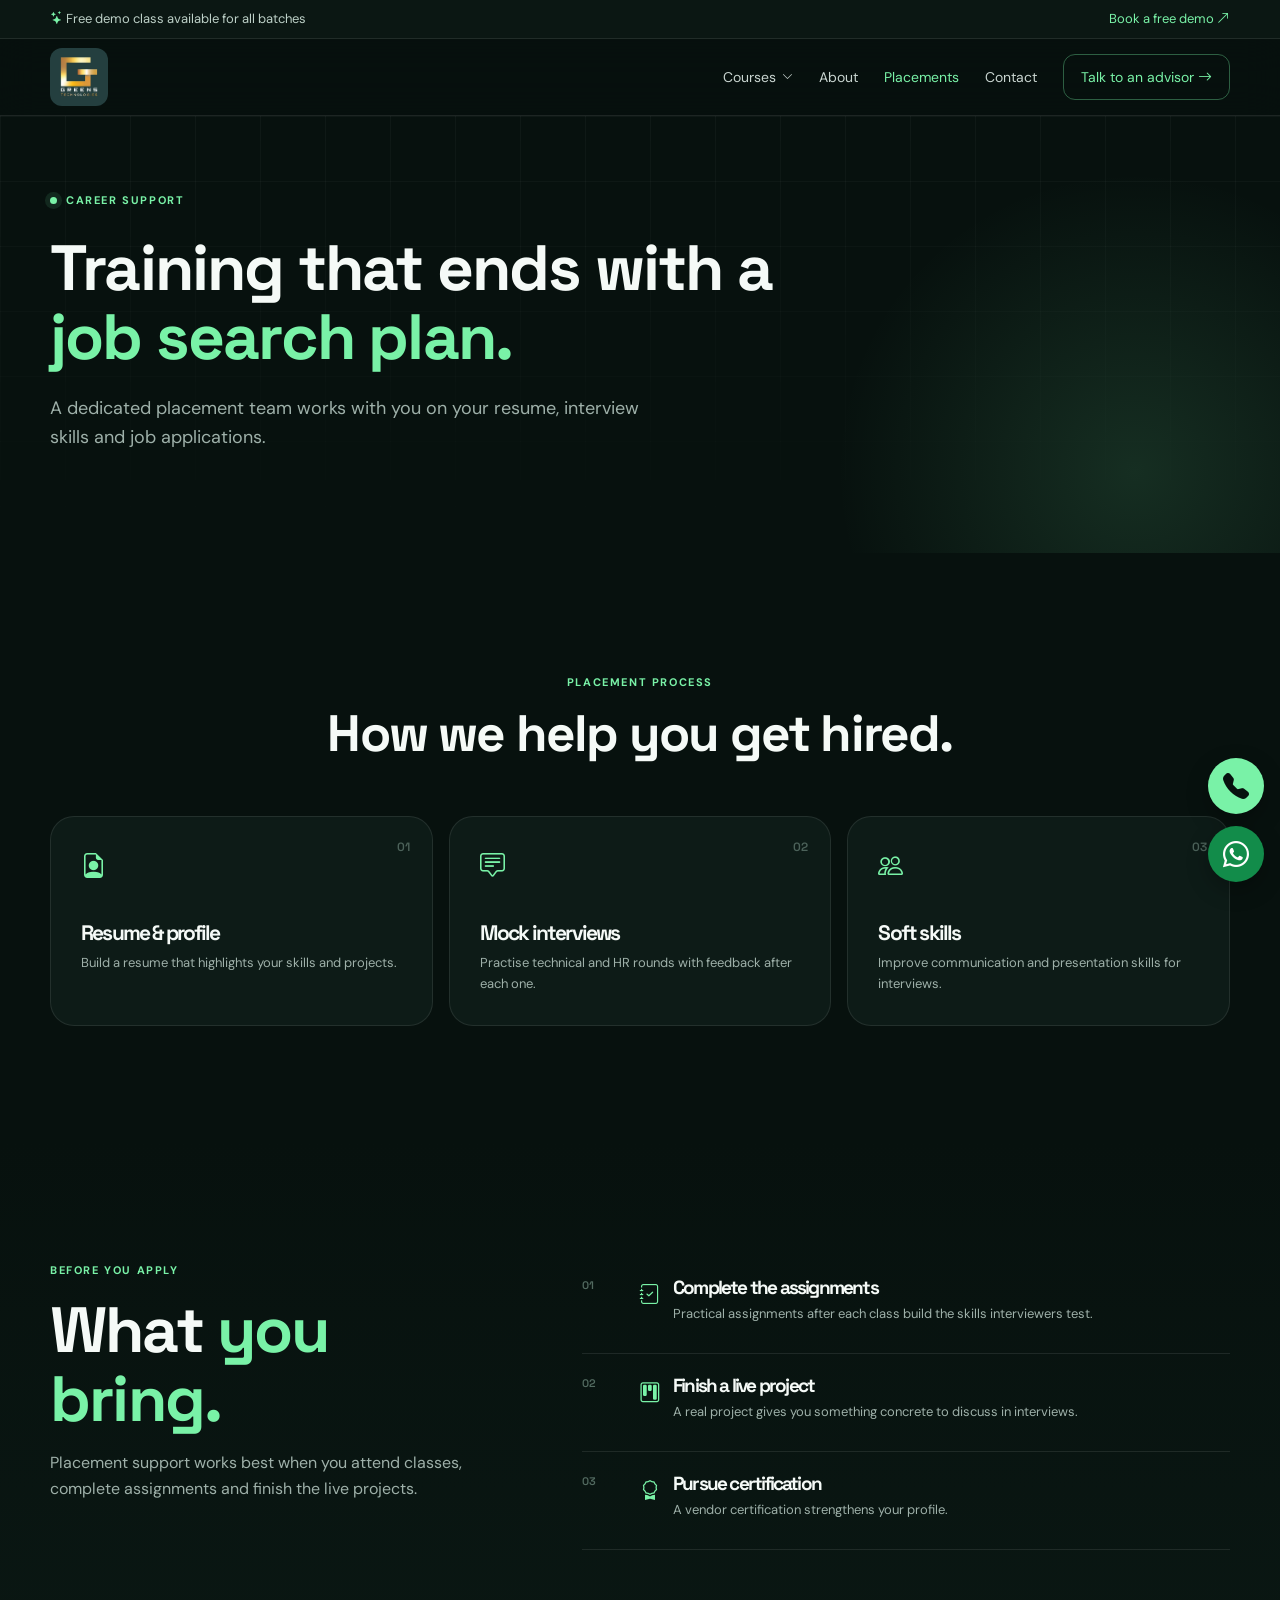
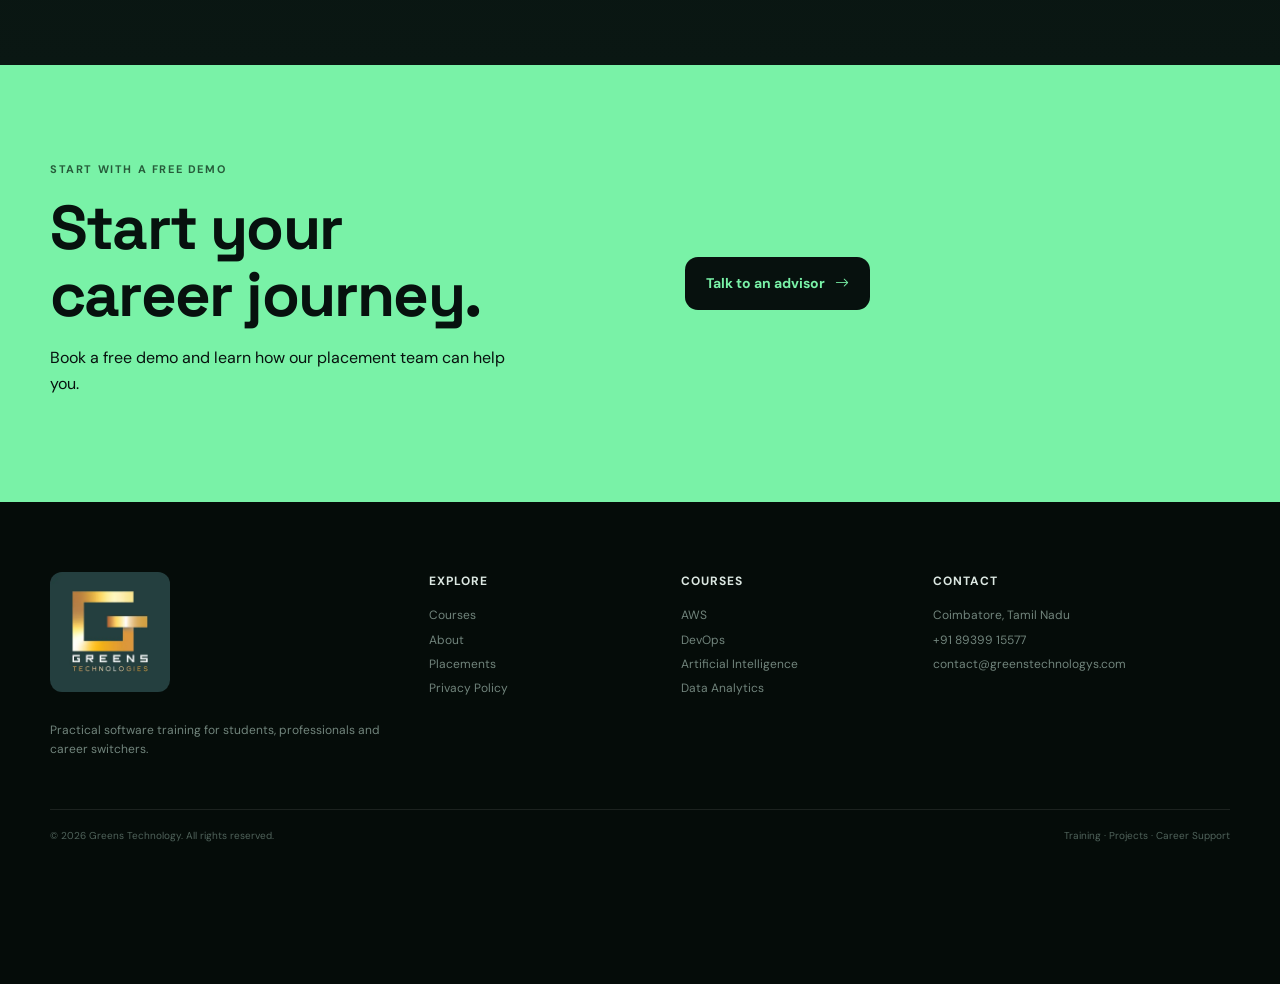
<file: placements.html>
<!doctype html>
<html lang="en">
<head>
  <meta charset="utf-8">
  <meta name="viewport" content="width=device-width, initial-scale=1">
  <meta name="description" content="Placement support at Greens Technology: resume building, mock interviews, soft-skills training and job assistance.">
  <title>Placements | Greens Technology</title>
  <link rel="preconnect" href="https://fonts.googleapis.com">
  <link rel="preconnect" href="https://fonts.gstatic.com" crossorigin>
  <link href="https://fonts.googleapis.com/css2?family=DM+Sans:wght@400;500;600;700&family=Space+Grotesk:wght@500;600;700&display=swap" rel="stylesheet">
  <link rel="stylesheet" href="https://cdn.jsdelivr.net/npm/bootstrap-icons@1.11.3/font/bootstrap-icons.min.css">
  <link rel="stylesheet" href="css/dark.css" id="darkTheme">
  <link rel="stylesheet" href="css/light.css" id="lightTheme" disabled>
  <style>
    .page-hero{min-height:auto}
    .page-hero .hero-inner{grid-template-columns:1fr;padding:70px 0}
    .page-hero h1{font-size:clamp(40px,5vw,64px)}
    .info-grid{display:grid;gap:14px}
    .info-card{display:flex;gap:16px;align-items:flex-start;padding:22px;border:1px solid var(--line);border-radius:var(--radius);background:var(--surface)}
    .info-card i{color:var(--accent);font-size:22px}
    .info-card h3{margin:0 0 4px;font-size:18px;letter-spacing:-.5px}
    .info-card p,.info-card a{margin:0;color:var(--muted);font-size:14px;display:block}
    .contact-grid{display:grid;grid-template-columns:.9fr 1.1fr;gap:50px;align-items:start}
    @media(max-width:900px){.contact-grid{grid-template-columns:1fr}}
    .review{display:flex;flex-direction:column;gap:16px;min-height:0}
    .review blockquote{margin:0;color:var(--text);font-size:15px;line-height:1.6}
    .review-who{display:flex;align-items:center;gap:12px;margin-top:auto}
    .review-who img,.review-avatar{width:48px;height:48px;border-radius:50%;object-fit:cover;flex:none}
    .review-avatar{display:grid;place-items:center;background:rgba(128,128,128,.15);color:var(--accent);font:700 16px "Space Grotesk"}
    .review-who h3{margin:0;font-size:16px;letter-spacing:-.3px}
    .review-who p{margin:0;font-size:12px;color:var(--muted);min-height:0}
    .review-placed{font-size:12px;color:var(--accent);font-weight:700}
  </style>
</head>
<body>
  <div class="announcement">
    <div class="container announcement-inner">
      <span><i class="bi bi-stars"></i> Free demo class available for all batches</span>
      <a href="contact.html">Book a free demo <i class="bi bi-arrow-up-right"></i></a>
    </div>
  </div>

  <header class="site-header" id="top">
    <div class="container nav-wrap">
      <a href="index.html" class="site-logo" aria-label="Greens Technology home">
        <img src="assets/greenstechnologys_logo.png" alt="Greens Technology">
      </a>
      <button class="nav-toggle" aria-label="Toggle navigation" aria-expanded="false"><i class="bi bi-list"></i></button>
      <nav class="nav" aria-label="Primary navigation">
        <div class="nav-dd">
          <a href="courses.html">Courses <i class="bi bi-chevron-down"></i></a>
          <div class="nav-dd-menu">
            <a href="aws-training.html">AWS Training</a>
            <a href="devops-training.html">DevOps Training</a>
            <a href="data-analytics-training.html">Data Analytics</a>
            <a href="ai-training.html">Artificial Intelligence</a>
            <a href="cloud-devops-master-program.html">Cloud and DevOps Master Program</a>
            <a href="courses.html" class="nav-dd-all">View all courses <i class="bi bi-arrow-right"></i></a>
          </div>
        </div>
        <a href="about.html">About</a>
        <a href="placements.html" aria-current="page">Placements</a>
        <a href="contact.html">Contact</a>
        <button class="theme-toggle" id="themeToggle" type="button"><i class="bi bi-moon-stars-fill" id="themeIcon"></i><span id="themeText">Dark</span></button>
        <a href="contact.html" class="nav-cta">Talk to an advisor <i class="bi bi-arrow-right"></i></a>
      </nav>
    </div>
  </header>

  <main>
    <section class="hero page-hero">
      <div class="hero-grid"></div>
      <div class="container hero-inner">
        <div class="reveal">
          <div class="eyebrow"><span class="pulse"></span> Career support</div>
          <h1>Training that ends with a <em>job search plan.</em></h1>
          <p class="hero-text">A dedicated placement team works with you on your resume, interview skills and job applications.</p>
        </div>
      </div>
    </section>

    <section class="section">
      <div class="container">
        <div class="center-head reveal"><span class="kicker">Placement process</span><h2>How we help you get hired.</h2></div>
        <div class="steps">
          <div class="step reveal"><span>01</span><i class="bi bi-file-earmark-person"></i><h3>Resume &amp; profile</h3><p>Build a resume that highlights your skills and projects.</p></div>
          <div class="step reveal"><span>02</span><i class="bi bi-chat-square-text"></i><h3>Mock interviews</h3><p>Practise technical and HR rounds with feedback after each one.</p></div>
          <div class="step reveal"><span>03</span><i class="bi bi-people"></i><h3>Soft skills</h3><p>Improve communication and presentation skills for interviews.</p></div>
        </div>
      </div>
    </section>

    <!-- Reviews and placement proof. Hidden until real entries are added in the PLACEMENT_DATA block at the bottom of this page. -->
    <section class="section" id="reviews" hidden>
      <div class="container">
        <div class="center-head reveal"><span class="kicker">Proof, not promises</span><h2>What our students say.</h2></div>
        <div class="trust-row" id="proofStats" style="justify-content:center;margin:0 0 40px" hidden></div>
        <div class="course-grid" id="reviewGrid"></div>
        <div id="companiesWrap" hidden style="margin-top:50px;text-align:center">
          <span class="kicker" style="justify-content:center">Our students work at</span>
          <div class="tech-list" id="companyList" style="justify-content:center;margin-top:14px"></div>
        </div>
      </div>
    </section>


    <section class="why section">
      <div class="container why-grid">
        <div class="why-copy reveal">
          <span class="kicker">Before you apply</span>
          <h2>What <span>you bring.</span></h2>
          <p>Placement support works best when you attend classes, complete assignments and finish the live projects.</p>
        </div>
        <div class="benefits">
          <div class="benefit reveal"><span>01</span><div><i class="bi bi-journal-check"></i><h3>Complete the assignments</h3><p>Practical assignments after each class build the skills interviewers test.</p></div></div>
          <div class="benefit reveal"><span>02</span><div><i class="bi bi-kanban"></i><h3>Finish a live project</h3><p>A real project gives you something concrete to discuss in interviews.</p></div></div>
          <div class="benefit reveal"><span>03</span><div><i class="bi bi-award"></i><h3>Pursue certification</h3><p>A vendor certification strengthens your profile.</p></div></div>
        </div>
      </div>
    </section>

    <section class="cta-section">
      <div class="container cta-grid">
        <div>
          <span class="kicker light">Start with a free demo</span>
          <h2>Start your<br>career journey.</h2>
          <p>Book a free demo and learn how our placement team can help you.</p>
        </div>
        <div><a class="btn btn-light" href="contact.html">Talk to an advisor <i class="bi bi-arrow-right"></i></a></div>
      </div>
    </section>

  </main>

  <footer class="footer">
    <div class="container footer-grid">
      <div>
        <a href="index.html" class="footer-logo" aria-label="Greens Technology home"><img src="assets/greenstechnologys_logo.png" alt="Greens Technology"></a>
        <p>Practical software training for students, professionals and career switchers.</p>
      </div>
      <div><h4>Explore</h4><a href="courses.html">Courses</a><a href="about.html">About</a><a href="placements.html">Placements</a><a href="privacy-policy.html">Privacy Policy</a></div>
      <div><h4>Courses</h4><a href="aws-training.html">AWS</a><a href="devops-training.html">DevOps</a><a href="ai-training.html">Artificial Intelligence</a><a href="data-analytics-training.html">Data Analytics</a></div>
      <div><h4>Contact</h4><p>Coimbatore, Tamil Nadu</p><a href="tel:+918939915577">+91 89399 15577</a><a href="mailto:contact@greenstechnologys.com">contact@greenstechnologys.com</a></div>
    </div>
    <div class="container footer-bottom"><span>&copy; <span id="year"></span> Greens Technology. All rights reserved.</span><span>Training &middot; Projects &middot; Career Support</span></div>
  </footer>

  <button class="back-top" aria-label="Back to top"><i class="bi bi-arrow-up"></i></button>
  <script src="js/app.js"></script>
  <script>
  /* ---------------------------------------------------------------
     PLACEMENT_DATA: add ONLY real, verified entries, with the
     student's written permission. The Reviews section stays hidden
     while all three lists are empty.

     reviews:   { name, course, quote, company, role, photo, link }
                (photo = path like "assets/students/anita.jpg"; company/role/photo/link optional)
     companies: ["Company A", "Company B"]   (names of employers that hired your students)
     stats:     [{ value: "000", label: "Students placed in 2025" }]   (only figures you can document)
  ---------------------------------------------------------------- */
  const PLACEMENT_DATA = { reviews: [], companies: [], stats: [] };

  (function () {
    const d = PLACEMENT_DATA;
    if (!d.reviews.length && !d.companies.length && !d.stats.length) return;
    const el = (tag, cls, text) => { const n = document.createElement(tag); if (cls) n.className = cls; if (text) n.textContent = text; return n; };

    const grid = document.getElementById('reviewGrid');
    d.reviews.forEach(r => {
      const card = el('article', 'course-card review');
      card.appendChild(el('blockquote', '', '\u201C' + r.quote + '\u201D'));
      if (r.company) card.appendChild(el('div', 'review-placed', 'Placed at ' + r.company + (r.role ? ' as ' + r.role : '')));
      const who = el('div', 'review-who');
      if (r.photo) { const img = el('img'); img.src = r.photo; img.alt = r.name; img.loading = 'lazy'; who.appendChild(img); }
      else who.appendChild(el('span', 'review-avatar', (r.name || '?').trim().charAt(0).toUpperCase()));
      const info = el('div');
      info.appendChild(el('h3', '', r.name));
      info.appendChild(el('p', '', r.course || ''));
      who.appendChild(info);
      card.appendChild(who);
      if (r.link) { const a = el('a', '', 'Read original review'); a.href = r.link; a.target = '_blank'; a.rel = 'noopener'; a.style.cssText = 'color:var(--accent);font-size:12px;font-weight:700'; card.appendChild(a); }
      grid.appendChild(card);
    });

    if (d.stats.length) {
      const box = document.getElementById('proofStats');
      d.stats.forEach(s => { const x = el('div'); x.appendChild(el('strong', '', s.value)); x.appendChild(el('span', '', s.label)); box.appendChild(x); });
      box.hidden = false;
    }
    if (d.companies.length) {
      const list = document.getElementById('companyList');
      d.companies.forEach(c => list.appendChild(el('b', '', c)));
      document.getElementById('companiesWrap').hidden = false;
    }
    document.getElementById('reviews').hidden = false;
  })();
  </script>

</body>
</html>
</file>
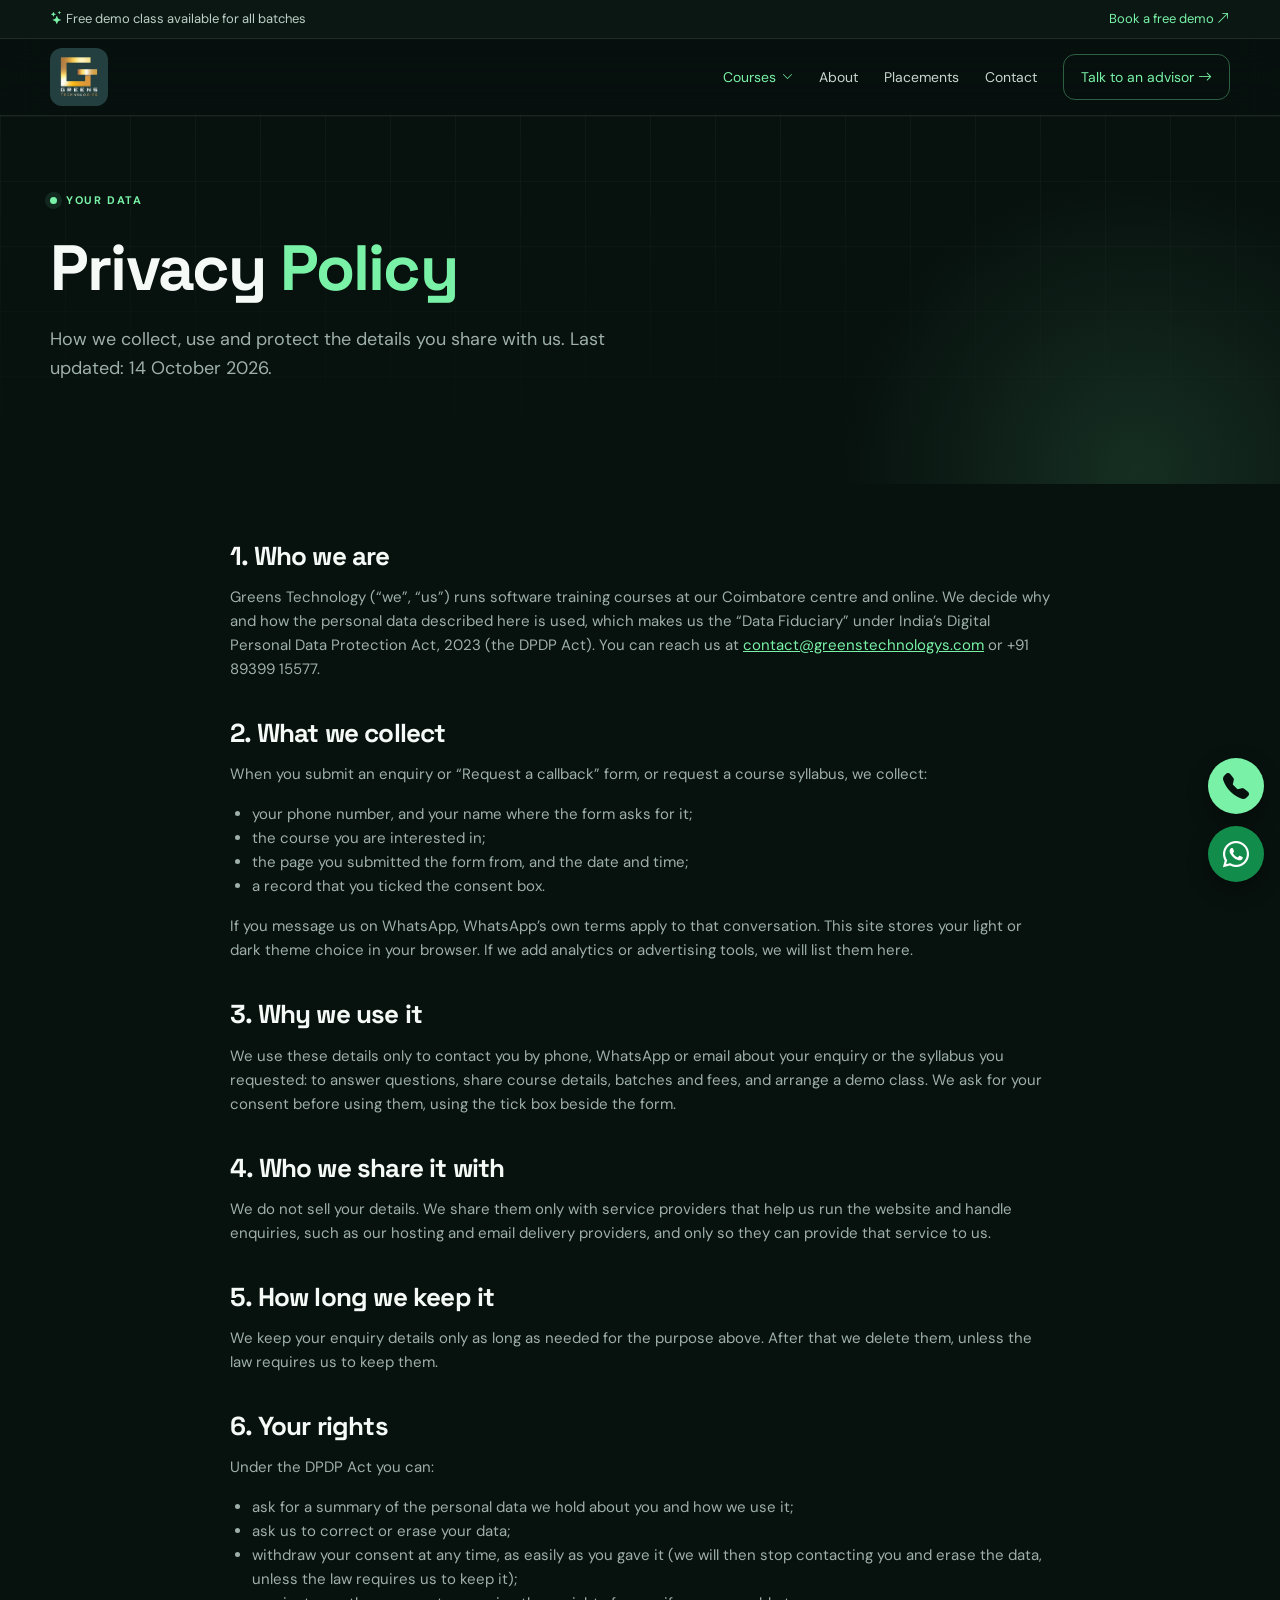
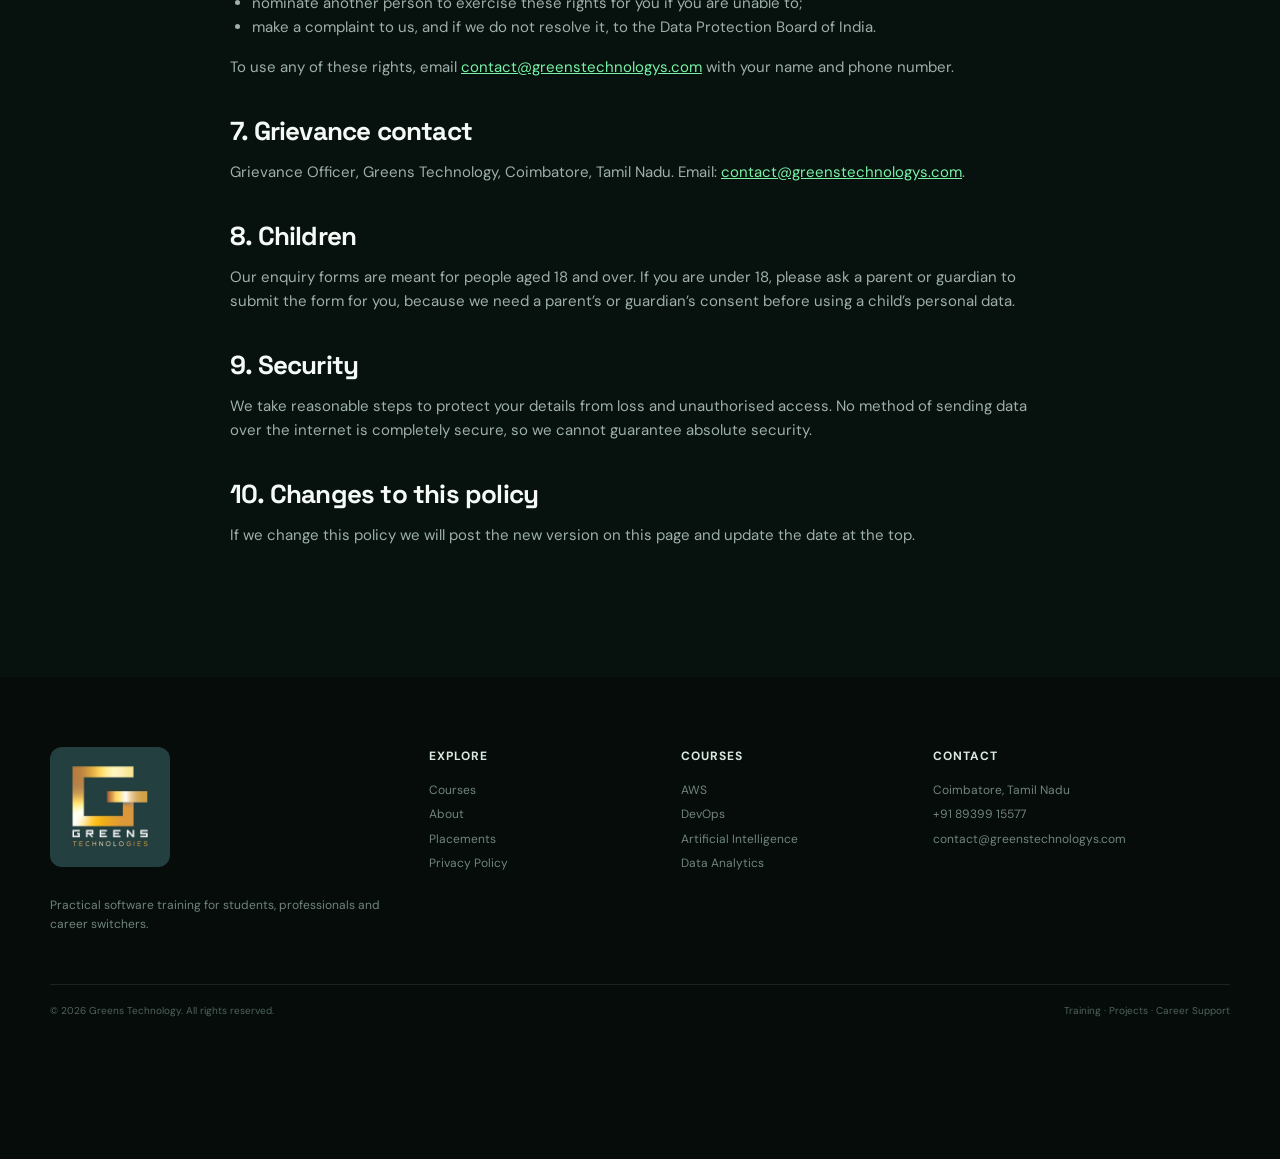
<file: privacy-policy.html>
<!doctype html>
<html lang="en">
<head>
  <meta charset="utf-8">
  <meta name="viewport" content="width=device-width, initial-scale=1">
  <meta name="description" content="How Greens Technology collects, uses and protects the details you submit through our enquiry forms, and your rights under the Digital Personal Data Protection Act, 2023.">
  <title>Privacy Policy | Greens Technology</title>
  <link rel="preconnect" href="https://fonts.googleapis.com">
  <link rel="preconnect" href="https://fonts.gstatic.com" crossorigin>
  <link href="https://fonts.googleapis.com/css2?family=DM+Sans:wght@400;500;600;700&family=Space+Grotesk:wght@500;600;700&display=swap" rel="stylesheet">
  <link rel="stylesheet" href="https://cdn.jsdelivr.net/npm/bootstrap-icons@1.11.3/font/bootstrap-icons.min.css">
  <link rel="stylesheet" href="css/dark.css" id="darkTheme">
  <link rel="stylesheet" href="css/light.css" id="lightTheme" disabled>
  <style>
    .page-hero{min-height:auto}
    .page-hero .hero-inner{grid-template-columns:1fr;padding:70px 0}
    .page-hero h1{font-size:clamp(40px,5vw,64px)}
    .info-grid{display:grid;gap:14px}
    .info-card{display:flex;gap:16px;align-items:flex-start;padding:22px;border:1px solid var(--line);border-radius:var(--radius);background:var(--surface)}
    .info-card i{color:var(--accent);font-size:22px}
    .info-card h3{margin:0 0 4px;font-size:18px;letter-spacing:-.5px}
    .info-card p,.info-card a{margin:0;color:var(--muted);font-size:14px;display:block}
    .contact-grid{display:grid;grid-template-columns:.9fr 1.1fr;gap:50px;align-items:start}
    @media(max-width:900px){.contact-grid{grid-template-columns:1fr}}
    .prose{max-width:820px;margin:0 auto}
    .prose h2{font-size:26px;letter-spacing:-.8px;margin:38px 0 10px}
    .prose p,.prose li{color:var(--muted);font-size:15px}
    .prose ul{padding-left:22px}
    .prose a{color:var(--accent);text-decoration:underline}
  </style>
</head>
<body>
  <div class="announcement">
    <div class="container announcement-inner">
      <span><i class="bi bi-stars"></i> Free demo class available for all batches</span>
      <a href="contact.html">Book a free demo <i class="bi bi-arrow-up-right"></i></a>
    </div>
  </div>

  <header class="site-header" id="top">
    <div class="container nav-wrap">
      <a href="index.html" class="site-logo" aria-label="Greens Technology home">
        <img src="assets/greenstechnologys_logo.png" alt="Greens Technology">
      </a>
      <button class="nav-toggle" aria-label="Toggle navigation" aria-expanded="false"><i class="bi bi-list"></i></button>
      <nav class="nav" aria-label="Primary navigation">
        <div class="nav-dd">
          <a href="courses.html" aria-current="page">Courses <i class="bi bi-chevron-down"></i></a>
          <div class="nav-dd-menu">
            <a href="aws-training.html">AWS Training</a>
            <a href="devops-training.html">DevOps Training</a>
            <a href="data-analytics-training.html">Data Analytics</a>
            <a href="ai-training.html">Artificial Intelligence</a>
            <a href="cloud-devops-master-program.html">Cloud and DevOps Master Program</a>
            <a href="courses.html" class="nav-dd-all">View all courses <i class="bi bi-arrow-right"></i></a>
          </div>
        </div>
        <a href="about.html">About</a>
        <a href="placements.html">Placements</a>
        <a href="contact.html">Contact</a>
        <button class="theme-toggle" id="themeToggle" type="button"><i class="bi bi-moon-stars-fill" id="themeIcon"></i><span id="themeText">Dark</span></button>
        <a href="contact.html" class="nav-cta">Talk to an advisor <i class="bi bi-arrow-right"></i></a>
      </nav>
    </div>
  </header>

  <main>
    <section class="hero page-hero">
      <div class="hero-grid"></div>
      <div class="container hero-inner">
        <div class="reveal">
          <div class="eyebrow"><span class="pulse"></span> Your data</div>
          <h1>Privacy <em>Policy</em></h1>
          <p class="hero-text">How we collect, use and protect the details you share with us. Last updated: 14 October 2026.</p>
        </div>
      </div>
    </section>

    <section class="section" style="padding-top:20px">
      <div class="container prose">
        <h2>1. Who we are</h2>
        <p>Greens Technology (&ldquo;we&rdquo;, &ldquo;us&rdquo;) runs software training courses at our Coimbatore centre and online. We decide why and how the personal data described here is used, which makes us the &ldquo;Data Fiduciary&rdquo; under India&rsquo;s Digital Personal Data Protection Act, 2023 (the DPDP Act). You can reach us at <a href="mailto:contact@greenstechnologys.com">contact@greenstechnologys.com</a> or +91 89399 15577.</p>
        <!-- Add the registered entity name and registered address here before publishing. -->

        <h2>2. What we collect</h2>
        <p>When you submit an enquiry or &ldquo;Request a callback&rdquo; form, or request a course syllabus, we collect:</p>
        <ul>
          <li>your phone number, and your name where the form asks for it;</li>
          <li>the course you are interested in;</li>
          <li>the page you submitted the form from, and the date and time;</li>
          <li>a record that you ticked the consent box.</li>
        </ul>
        <p>If you message us on WhatsApp, WhatsApp&rsquo;s own terms apply to that conversation. This site stores your light or dark theme choice in your browser. If we add analytics or advertising tools, we will list them here.</p>

        <h2>3. Why we use it</h2>
        <p>We use these details only to contact you by phone, WhatsApp or email about your enquiry or the syllabus you requested: to answer questions, share course details, batches and fees, and arrange a demo class. We ask for your consent before using them, using the tick box beside the form.</p>

        <h2>4. Who we share it with</h2>
        <p>We do not sell your details. We share them only with service providers that help us run the website and handle enquiries, such as our hosting and email delivery providers, and only so they can provide that service to us.</p>

        <h2>5. How long we keep it</h2>
        <p>We keep your enquiry details only as long as needed for the purpose above. After that we delete them, unless the law requires us to keep them.</p>

        <h2>6. Your rights</h2>
        <p>Under the DPDP Act you can:</p>
        <ul>
          <li>ask for a summary of the personal data we hold about you and how we use it;</li>
          <li>ask us to correct or erase your data;</li>
          <li>withdraw your consent at any time, as easily as you gave it (we will then stop contacting you and erase the data, unless the law requires us to keep it);</li>
          <li>nominate another person to exercise these rights for you if you are unable to;</li>
          <li>make a complaint to us, and if we do not resolve it, to the Data Protection Board of India.</li>
        </ul>
        <p>To use any of these rights, email <a href="mailto:contact@greenstechnologys.com">contact@greenstechnologys.com</a> with your name and phone number.</p>

        <h2>7. Grievance contact</h2>
        <p>Grievance Officer, Greens Technology, Coimbatore, Tamil Nadu. Email: <a href="mailto:contact@greenstechnologys.com">contact@greenstechnologys.com</a>.</p>
        <!-- Add the officer's name and a working phone number here before publishing. -->

        <h2>8. Children</h2>
        <p>Our enquiry forms are meant for people aged 18 and over. If you are under 18, please ask a parent or guardian to submit the form for you, because we need a parent&rsquo;s or guardian&rsquo;s consent before using a child&rsquo;s personal data.</p>

        <h2>9. Security</h2>
        <p>We take reasonable steps to protect your details from loss and unauthorised access. No method of sending data over the internet is completely secure, so we cannot guarantee absolute security.</p>

        <h2>10. Changes to this policy</h2>
        <p>If we change this policy we will post the new version on this page and update the date at the top.</p>
      </div>
    </section>
  </main>

  <footer class="footer">
    <div class="container footer-grid">
      <div>
        <a href="index.html" class="footer-logo" aria-label="Greens Technology home"><img src="assets/greenstechnologys_logo.png" alt="Greens Technology"></a>
        <p>Practical software training for students, professionals and career switchers.</p>
      </div>
      <div><h4>Explore</h4><a href="courses.html">Courses</a><a href="about.html">About</a><a href="placements.html">Placements</a><a href="privacy-policy.html">Privacy Policy</a></div>
      <div><h4>Courses</h4><a href="aws-training.html">AWS</a><a href="devops-training.html">DevOps</a><a href="ai-training.html">Artificial Intelligence</a><a href="data-analytics-training.html">Data Analytics</a></div>
      <div><h4>Contact</h4><p>Coimbatore, Tamil Nadu</p><a href="tel:+918939915577">+91 89399 15577</a><a href="mailto:contact@greenstechnologys.com">contact@greenstechnologys.com</a></div>
    </div>
    <div class="container footer-bottom"><span>&copy; <span id="year"></span> Greens Technology. All rights reserved.</span><span>Training &middot; Projects &middot; Career Support</span></div>
  </footer>

  <button class="back-top" aria-label="Back to top"><i class="bi bi-arrow-up"></i></button>
  <script src="js/app.js"></script>
</body>
</html>
</file>
<file: css/dark.css>
:root{
  --bg:#07110e;--surface:#0d1b17;--surface-2:#12231e;--text:#f5faf7;--muted:#9eb0a9;
  --line:rgba(255,255,255,.09);--accent:#79f2a7;--accent-2:#b8ffd1;--dark:#07110e;
  --shadow:0 25px 70px rgba(0,0,0,.35);--radius:24px
}

*{box-sizing:border-box}html{scroll-behavior:smooth}body{margin:0;background:var(--bg);color:var(--text);font-family:"DM Sans",sans-serif;line-height:1.6}a{text-decoration:none;color:inherit}.container{width:min(1180px,calc(100% - 40px));margin:auto}
.announcement{background:#0b1713;border-bottom:1px solid var(--line);font-size:13px;color:#bdd0c7}.announcement-inner{height:38px;display:flex;justify-content:space-between;align-items:center}.announcement i{color:var(--accent)}.announcement a{color:var(--accent)}
.site-header{position:sticky;top:0;z-index:50;background:rgba(7,17,14,.82);backdrop-filter:blur(18px);border-bottom:1px solid var(--line)}.nav-wrap{height:76px;display:flex;align-items:center;justify-content:space-between}.brand{display:flex;align-items:center;gap:11px;font-family:"Space Grotesk";font-size:20px;font-weight:700;letter-spacing:-.7px}.brand>span:last-child>span{color:var(--accent)}.brand-mark{display:flex;gap:3px;align-items:flex-end;height:26px}.brand-mark span{display:block;width:6px;border-radius:8px;background:var(--accent)}.brand-mark span:nth-child(1){height:14px}.brand-mark span:nth-child(2){height:21px}.brand-mark span:nth-child(3){height:26px}.nav{display:flex;align-items:center;gap:30px;font-size:14px;color:#c9d5d0}.nav>a:not(.nav-cta):hover{color:var(--accent)}.nav-cta{padding:11px 17px;border:1px solid rgba(121,242,167,.35);border-radius:12px;color:var(--accent)}.nav-toggle{display:none;background:none;border:0;color:white;font-size:28px}
.hero{position:relative;overflow:hidden;min-height:700px;display:flex;align-items:center}.hero-grid{position:absolute;inset:0;background-image:linear-gradient(rgba(255,255,255,.035) 1px,transparent 1px),linear-gradient(90deg,rgba(255,255,255,.035) 1px,transparent 1px);background-size:65px 65px;mask-image:linear-gradient(to bottom,black,transparent)}.hero:after{content:"";position:absolute;width:650px;height:650px;right:-180px;top:30px;background:radial-gradient(circle,rgba(121,242,167,.13),transparent 65%);pointer-events:none}.hero-inner{display:grid;grid-template-columns:1.05fr .95fr;gap:60px;align-items:center;position:relative;z-index:1;padding:80px 0}.eyebrow,.kicker{display:inline-flex;align-items:center;gap:9px;text-transform:uppercase;letter-spacing:1.6px;font-size:11px;font-weight:700;color:var(--accent)}.pulse{width:7px;height:7px;border-radius:50%;background:var(--accent);box-shadow:0 0 0 5px rgba(121,242,167,.1)}h1,h2,h3{font-family:"Space Grotesk";line-height:1.08;letter-spacing:-1.8px}h1{font-size:clamp(52px,6vw,82px);max-width:760px;margin:22px 0}h1 em{font-style:normal;color:var(--accent)}.hero-text{max-width:590px;font-size:18px;color:var(--muted);margin-bottom:32px}.hero-actions{display:flex;gap:12px;flex-wrap:wrap}.btn{display:inline-flex;align-items:center;justify-content:center;gap:10px;padding:14px 20px;border-radius:13px;font-weight:700;font-size:14px;border:1px solid transparent;cursor:pointer}.btn-primary{background:var(--accent);color:var(--dark)}.btn-primary:hover{background:var(--accent-2);transform:translateY(-2px)}.btn-ghost{border-color:var(--line);color:#dce7e2}.btn-ghost:hover{border-color:rgba(121,242,167,.4)}.trust-row{display:flex;gap:38px;margin-top:55px}.trust-row div{display:grid}.trust-row strong{font:700 22px "Space Grotesk"}.trust-row span{font-size:12px;color:var(--muted)}
.hero-visual{min-height:480px;display:grid;place-items:center;position:relative}.orbit{position:absolute;border:1px solid rgba(121,242,167,.13);border-radius:50%}.orbit-1{width:500px;height:500px}.orbit-2{width:360px;height:360px;border-style:dashed}.code-card{position:relative;width:min(450px,100%);background:rgba(12,27,22,.92);border:1px solid rgba(121,242,167,.2);border-radius:20px;box-shadow:var(--shadow);overflow:hidden;transform:rotate(2deg)}.window-bar{height:42px;display:flex;align-items:center;gap:7px;padding:0 15px;border-bottom:1px solid var(--line)}.window-bar>span{width:8px;height:8px;border-radius:50%;background:#385149}.window-bar small{margin-left:8px;color:#70867c}.code-card pre{padding:26px;margin:0;font:13px/1.9 ui-monospace,SFMono-Regular,Menlo,monospace;color:#d9e9e1;overflow:auto}.purple{color:#c99cff}.green{color:#82f6ae}.orange{color:#ffc875}.blue{color:#76c7ff}.terminal-status{border-top:1px solid var(--line);padding:12px 17px;font-size:11px;color:#89a199}.status-dot{display:inline-block;width:6px;height:6px;border-radius:50%;background:var(--accent);margin-right:7px}.floating-chip{position:absolute;padding:11px 15px;border:1px solid var(--line);background:rgba(13,29,24,.88);border-radius:14px;box-shadow:var(--shadow);font-size:12px;font-weight:700}.floating-chip i{color:var(--accent);margin-right:7px}.chip-one{top:45px;right:10px}.chip-two{bottom:70px;left:5px}.chip-three{bottom:25px;right:20px}
.logo-strip{border-top:1px solid var(--line);border-bottom:1px solid var(--line);padding:23px 0;color:#73877f;font-size:12px}.tech-list{display:flex;gap:34px;flex-wrap:wrap;margin-top:8px;color:#b8c7c1;font:600 14px "Space Grotesk"}
.section{padding:115px 0}.section-head{display:grid;grid-template-columns:1fr 390px;gap:60px;align-items:end;margin-bottom:50px}.section-head h2,.center-head h2{font-size:clamp(38px,4vw,56px);margin:12px 0 0}.section-head>p{color:var(--muted);margin:0}.course-grid{display:grid;grid-template-columns:repeat(3,1fr);gap:16px}.course-card{min-height:300px;background:linear-gradient(145deg,#0d1c17,#0a1713);border:1px solid var(--line);border-radius:var(--radius);padding:27px;position:relative;transition:.3s}.course-card:hover{transform:translateY(-7px);border-color:rgba(121,242,167,.3);box-shadow:var(--shadow)}.course-card.featured{background:linear-gradient(145deg,#123b29,#0c2018);border-color:rgba(121,242,167,.3)}.course-icon{width:45px;height:45px;border-radius:13px;display:grid;place-items:center;background:rgba(121,242,167,.1);color:var(--accent);font-size:20px}.course-tag{display:block;margin-top:24px;color:var(--accent);font-size:10px;text-transform:uppercase;letter-spacing:1.5px;font-weight:800}.course-card h3{font-size:24px;margin:8px 0}.course-card p{font-size:13px;color:var(--muted);min-height:63px}.course-meta{display:flex;gap:9px;flex-wrap:wrap;color:#b7c8c0;font-size:10px}.course-meta span{padding:5px 8px;border:1px solid var(--line);border-radius:8px}.course-card>a{position:absolute;bottom:25px;right:27px;color:var(--accent);font-size:12px;font-weight:700}
.programs{background:#091511}.program-list{border-top:1px solid var(--line)}.program-row{display:grid;grid-template-columns:70px 1fr 120px 45px;gap:20px;align-items:center;padding:25px 0;border-bottom:1px solid var(--line);transition:.2s}.program-row:hover{padding-left:10px;background:rgba(121,242,167,.025)}.program-num{color:#526a60;font:600 12px "Space Grotesk"}.program-row h3{font-size:19px;margin:0 0 5px}.program-row p{margin:0;color:var(--muted);font-size:12px}.program-hours{font-size:11px;color:var(--accent)}.program-row>a{width:40px;height:40px;border:1px solid var(--line);border-radius:50%;display:grid;place-items:center;color:var(--accent)}
.why{background:linear-gradient(180deg,#07110e,#0a1713)}.why-grid{display:grid;grid-template-columns:.8fr 1.2fr;gap:100px}.why-copy h2{font-size:clamp(48px,5vw,70px);margin:15px 0}.why-copy h2 span{color:var(--accent)}.why-copy p{color:var(--muted);max-width:430px}.text-link{display:inline-flex;gap:10px;color:var(--accent);font-weight:700;font-size:13px;margin-top:18px}.benefit{display:grid;grid-template-columns:40px 1fr;gap:18px;padding:22px 0;border-bottom:1px solid var(--line)}.benefit>span{font:600 11px "Space Grotesk";color:#526a60}.benefit i{color:var(--accent);font-size:20px;float:left;margin:1px 13px 20px 0}.benefit h3{margin:0 0 6px;font-size:19px}.benefit p{margin:0;color:var(--muted);font-size:13px}
.center-head{text-align:center;max-width:700px;margin:0 auto 55px}.steps{display:grid;grid-template-columns:repeat(3,1fr);gap:16px}.step{padding:30px;border:1px solid var(--line);border-radius:var(--radius);background:var(--surface);position:relative}.step>span{position:absolute;right:22px;top:22px;color:#4c625a;font:600 12px "Space Grotesk"}.step i{display:block;font-size:25px;color:var(--accent);margin-bottom:35px}.step h3{font-size:21px;margin:0 0 8px}.step p{color:var(--muted);font-size:13px;margin:0}
.cta-section{padding:90px 0;background:var(--accent);color:var(--dark)}.cta-grid{display:grid;grid-template-columns:1fr 1fr;gap:90px;align-items:center}.kicker.light{color:#275c3b}.cta-grid h2{font-size:clamp(40px,5vw,62px);margin:15px 0}.cta-grid>div>p{max-width:460px}.lead-form{display:grid;grid-template-columns:1fr 1fr;gap:13px;background:rgba(255,255,255,.28);padding:22px;border-radius:22px}.lead-form label{font-size:11px;font-weight:800}.lead-form label:last-of-type{grid-column:1/-1}.lead-form input,.lead-form select{width:100%;margin-top:6px;border:1px solid rgba(7,17,14,.15);border-radius:10px;padding:12px;background:rgba(255,255,255,.65);outline:none;font:inherit}.lead-form button{grid-column:1/-1;border:0}.btn-light{background:var(--dark);color:var(--accent)}.lead-form small{grid-column:1/-1;text-align:center}
.footer{padding:70px 0 20px;background:#050c09}.footer-grid{display:grid;grid-template-columns:1.6fr 1fr 1fr 1.4fr;gap:40px}.footer-brand{margin-bottom:15px}.footer p,.footer a{font-size:12px;color:#71847c;display:block;margin:5px 0}.footer h4{font-size:12px;color:#dce8e2;text-transform:uppercase;letter-spacing:1px;margin:0 0 15px}.footer a:hover{color:var(--accent)}.footer-bottom{border-top:1px solid var(--line);margin-top:45px;padding-top:18px;display:flex;justify-content:space-between;color:#50635b;font-size:10px}
.back-top{position:fixed;right:20px;bottom:20px;width:43px;height:43px;border:1px solid var(--line);border-radius:50%;background:#10221b;color:var(--accent);display:none;z-index:40}.back-top.show{display:block}
.reveal{opacity:0;transform:translateY(18px);transition:opacity .7s ease,transform .7s ease}.reveal.visible{opacity:1;transform:none}.delay-1{transition-delay:.15s}

@media(max-width:900px){
  .nav-toggle{display:block}.nav{position:absolute;top:76px;left:20px;right:20px;display:none;flex-direction:column;align-items:stretch;padding:18px;background:#0b1713;border:1px solid var(--line);border-radius:16px}.nav.open{display:flex}.nav-cta{text-align:center}.hero-inner,.why-grid,.cta-grid{grid-template-columns:1fr}.hero{min-height:auto}.hero-inner{padding:75px 0}.hero-visual{min-height:430px}.section-head{grid-template-columns:1fr}.course-grid{grid-template-columns:repeat(2,1fr)}.why-grid{gap:45px}.footer-grid{grid-template-columns:1fr 1fr}
}
@media(max-width:600px){
  .container{width:min(100% - 28px,1180px)}.announcement-inner span{white-space:nowrap;overflow:hidden;text-overflow:ellipsis}.announcement-inner a{display:none}h1{font-size:48px}.hero-text{font-size:16px}.trust-row{gap:20px;margin-top:40px}.trust-row strong{font-size:18px}.hero-visual{min-height:380px}.orbit-1{width:360px;height:360px}.orbit-2{width:270px;height:270px}.floating-chip{font-size:10px;padding:8px 10px}.chip-one{top:15px;right:0}.chip-two{bottom:35px;left:0}.chip-three{bottom:0;right:0}.section{padding:75px 0}.course-grid,.steps,.footer-grid{grid-template-columns:1fr}.course-card{min-height:285px}.program-row{grid-template-columns:38px 1fr 35px}.program-hours{display:none}.cta-grid{gap:35px}.lead-form{grid-template-columns:1fr}.lead-form label:last-of-type,.lead-form button,.lead-form small{grid-column:auto}.footer-bottom{display:block}.footer-bottom span{display:block;margin:5px 0}
}


/* Theme toggle */

.theme-toggle {
    display: none;
    align-items: center;
    justify-content: center;
    gap: 8px;

    height: 40px;
    padding: 0 14px;

    border: 1px solid #d9dee7;
    border-radius: 999px;

    background: #ffffff;
    color: #1d2939;

    font-family: inherit;
    font-size: 13px;
    font-weight: 700;

    cursor: pointer;

    transition: all .25s ease;
}

.theme-toggle:hover {
    border-color: #1769e0;
    color: #1769e0;
    transform: translateY(-1px);
}

.theme-toggle i {
    font-size: 15px;
}

/* When dark.css is active */

body.dark-mode .theme-toggle {
    background: #12231e;
    border-color: rgba(121,242,167,.30);
    color: #79f2a7;
}

body.dark-mode .theme-toggle:hover {
    border-color: #79f2a7;
}

@media (max-width: 900px) {
    .theme-toggle {
        width: 100%;
        margin: 5px 0;
    }
}


/* =========================
   GREENS TECHNOLOGY LOGO
   ========================= */

.site-logo {
    display: flex;
    align-items: center;
    flex-shrink: 0;
    text-decoration: none;
    line-height: 0;
}

.site-logo img {
    display: block;
    height: auto;
    max-height: 58px;
    object-fit: contain;
}

/* Header alignment */
.nav-wrap {
    display: flex;
    align-items: center;
    justify-content: space-between;
    min-height: 76px;
}

/* Keep navigation nicely aligned */
.nav {
    display: flex;
    align-items: center;
    gap: 26px;
}

/* Mobile */
@media (max-width: 900px) {
    .site-logo img {
        max-height: 50px;
    }

    .nav-wrap {
        min-height: 68px;
    }
}

.course-grid.four{grid-template-columns:repeat(4,1fr)}
@media(max-width:1100px){.course-grid.four{grid-template-columns:repeat(2,1fr)}}
@media(max-width:600px){.course-grid.four{grid-template-columns:1fr}}

@media (max-width: 900px) {
    .nav { display: none; }
    .nav.open { display: flex; }
}

a.course-card{display:block;color:inherit;cursor:pointer}
.course-card .card-link{position:absolute;bottom:25px;right:27px;color:var(--accent);font-size:12px;font-weight:700}
.course-card .card-link i{display:inline-block;transition:transform .25s}
a.course-card:hover .card-link i{transform:translateX(4px)}
a.course-card:focus-visible{outline:2px solid var(--accent);outline-offset:3px}

/* Footer logo */
.footer .footer-logo{display:inline-block;line-height:0;margin:0 0 16px}
.footer .footer-logo img{display:block;width:120px;height:auto;border-radius:12px}
@media(max-width:600px){.footer .footer-logo img{width:105px}}

/* Header logo: rounded corners, left aligned */
.site-header .site-logo{justify-content:flex-start;margin-right:auto}
.site-header .site-logo img{border-radius:12px;object-position:left center}

/* =========================
   GLOBAL MENU: dropdown, active link, page strip
   ========================= */
html{scroll-padding-top:130px}
.nav a[aria-current="page"]{color:var(--accent)}
.nav-dd{position:relative;display:flex;align-items:center}
.nav-dd::after{content:"";position:absolute;left:0;right:0;top:100%;height:26px}
.nav-dd>a{display:inline-flex;align-items:center;gap:6px}
.nav-dd>a i{font-size:11px;transition:transform .2s}
.nav-dd:hover>a i,.nav-dd:focus-within>a i{transform:rotate(180deg)}
.nav-dd-menu{position:absolute;top:calc(100% + 14px);left:-14px;min-width:230px;padding:10px;display:none;flex-direction:column;gap:2px;background:var(--surface);border:1px solid var(--line);border-radius:14px;box-shadow:var(--shadow);z-index:60}
.nav-dd:hover .nav-dd-menu,.nav-dd:focus-within .nav-dd-menu{display:flex}
.nav-dd-menu a{padding:10px 12px;border-radius:9px;font-size:13px;white-space:nowrap}
.nav-dd-menu a:hover{background:rgba(128,128,128,.12);color:var(--accent)}
.nav-dd-menu .nav-dd-all{margin-top:6px;border-top:1px solid var(--line);border-radius:0 0 9px 9px;color:var(--accent);font-weight:700}
@media(max-width:900px){
  .nav-dd{flex-direction:column;align-items:stretch}
  .nav-dd::after{display:none}
  .nav-dd>a i{display:none}
  .nav-dd-menu{position:static;display:flex;min-width:0;padding:4px 0 4px 14px;background:none;border:0;box-shadow:none}
}

.page-strip{position:sticky;top:76px;z-index:45;background:var(--surface);border-bottom:1px solid var(--line)}
.page-strip-inner{display:flex;align-items:center;justify-content:space-between;gap:20px;height:48px}
.page-strip-links{display:flex;align-items:center;gap:26px;overflow-x:auto;white-space:nowrap;font-size:13px;scrollbar-width:none}
.page-strip-links::-webkit-scrollbar{display:none}
.page-strip-links span{font-size:10px;text-transform:uppercase;letter-spacing:1.4px;font-weight:700;color:var(--muted)}
.page-strip-links a{color:var(--muted)}
.page-strip-links a:hover{color:var(--accent)}
.page-strip-cta{flex-shrink:0;font-size:13px;font-weight:700;color:var(--accent)}
@media(max-width:600px){.page-strip-links span{display:none}.page-strip-inner{gap:14px}}

/* Enquiry form consent line */
.lead-form .consent{grid-column:1/-1;display:flex;gap:10px;align-items:flex-start}
.lead-form .consent input{width:auto;margin:3px 0 0;flex:none}
.lead-form .consent label{font-size:12px;font-weight:500;line-height:1.5}
.lead-form .consent a{text-decoration:underline}
@media(max-width:600px){.lead-form .consent{grid-column:auto}}

/* =========================
   PHOTOS, PLACEHOLDERS AND TOOL LOGOS
   ========================= */
.tech-list b{display:inline-flex;align-items:center;gap:9px}
.tool-logo{width:24px;height:24px;padding:3px;border-radius:7px;background:#fff;object-fit:contain;flex:none}
.photo-slot{position:relative;overflow:hidden;margin:0;border-radius:var(--radius);border:1px solid var(--line);background:var(--surface)}
.photo-slot img{display:block;width:100%;height:100%;object-fit:cover}
.photo-ph{display:flex;flex-direction:column;align-items:center;justify-content:center;gap:8px;width:100%;height:100%;padding:12px;text-align:center;font-size:12px;color:var(--muted);background:linear-gradient(145deg,rgba(128,128,128,.12),rgba(128,128,128,.04))}
.photo-ph i{font-size:28px;color:var(--accent)}
.trainer-card{display:flex;align-items:center;gap:16px;margin-top:22px;padding:14px;max-width:430px;border:1px solid var(--line);border-radius:var(--radius);background:var(--surface)}
.trainer-card .photo-slot{width:84px;height:84px;border-radius:50%;flex:none}
.trainer-card .photo-ph span{display:none}
.trainer-card .photo-ph i{font-size:30px}
.trainer-card h4{margin:0;font-size:17px}
.why-copy .trainer-card p{margin:2px 0 0;font-size:12px;max-width:none}
.gallery{display:grid;grid-template-columns:repeat(4,1fr);gap:14px}
.gallery .photo-slot{aspect-ratio:4/3}
@media(max-width:900px){.gallery{grid-template-columns:repeat(2,1fr)}}
@media(max-width:480px){.gallery{grid-template-columns:1fr}}

/* Wide master-program card in the course grid */
.course-card.wide{grid-column:1/-1;min-height:0;display:flex;align-items:center;gap:28px;flex-wrap:wrap}
.course-card.wide .wide-copy{flex:1 1 360px}
.course-card.wide h3{margin:6px 0 8px}
.course-card.wide p{min-height:0;margin:0 0 14px}
.course-card.wide .card-link{position:static;flex:none;font-size:14px}
.course-grid.four .course-card:not(.wide){padding-bottom:66px}
/* =========================================================
   BATCH TABLE, SYLLABUS DOWNLOAD, MOBILE CALL BAR
   ========================================================= */
.btn-sm{padding:10px 15px;font-size:13px;white-space:nowrap}
.sr-only{position:absolute;width:1px;height:1px;overflow:hidden;clip:rect(0 0 0 0);white-space:nowrap}

/* Batch table */
.batch-wrap{border:1px solid var(--line);border-radius:var(--radius);background:var(--surface);overflow:hidden}
.batch-table{width:100%;border-collapse:collapse;font-size:14px;color:var(--text)}
.batch-table th{text-align:left;font-size:12px;font-weight:700;color:var(--muted);padding:15px 22px;border-bottom:1px solid var(--line);white-space:nowrap}
.batch-table td{padding:18px 22px;border-bottom:1px solid var(--line);vertical-align:middle}
.batch-table tbody tr:last-child td{border-bottom:0}
.batch-name strong{display:block;font-size:15px;line-height:1.35}
.batch-name span{display:block;color:var(--muted);font-size:12px;margin-top:2px}
.batch-mode{display:inline-flex;align-items:center;gap:8px}
.batch-mode i{color:var(--accent)}
.batch-demo.is-ask{color:var(--muted)}
.batch-table td.batch-cta{text-align:right}
.batch-note{margin:18px 0 0;font-size:13px;color:var(--muted)}
.batch-note a{color:var(--accent);font-weight:700}
@media(max-width:700px){
  .batch-table thead{position:absolute;width:1px;height:1px;overflow:hidden;clip:rect(0 0 0 0)}
  .batch-table,.batch-table tbody,.batch-table tr,.batch-table td{display:block}
  .batch-table tr{padding:18px;border-bottom:1px solid var(--line)}
  .batch-table tbody tr:last-child{border-bottom:0}
  .batch-table td{display:flex;justify-content:space-between;gap:16px;padding:6px 0;border:0;text-align:right}
  .batch-table td::before{content:attr(data-label);flex:none;color:var(--muted);font-size:12px;text-align:left}
  .batch-table td.batch-name{display:block;text-align:left;padding-bottom:10px}
  .batch-table td.batch-name::before{display:none}
  .batch-table td.batch-cta{display:block;padding-top:12px}
  .batch-table td.batch-cta::before{display:none}
  .batch-table td.batch-cta .btn{width:100%}
}

/* Syllabus download */
.syl-card{display:grid;grid-template-columns:1.1fr .9fr;gap:50px;align-items:center;padding:44px;border:1px solid var(--line);border-radius:var(--radius);background:var(--surface)}
.syl-copy h2{font-size:clamp(30px,3.4vw,44px);margin:12px 0 14px}
.syl-copy p{color:var(--muted);max-width:470px;margin:0 0 20px}
.syl-points{list-style:none;padding:0;margin:0;display:grid;gap:10px;font-size:14px}
.syl-points li{display:flex;gap:10px;align-items:flex-start}
.syl-points i{color:var(--accent);margin-top:2px}
.syl-form{position:relative;display:grid;gap:14px;padding:26px;border-radius:calc(var(--radius) - 6px);background:var(--surface-2);border:1px solid var(--line)}
.syl-fields{display:grid;gap:14px}
.syl-form label{font-size:12px;font-weight:700;color:var(--text)}
.syl-form input[type="tel"],.syl-form select{display:block;width:100%;margin-top:6px;border:1px solid var(--line);border-radius:10px;padding:13px;background:var(--bg);color:var(--text);font:inherit;font-size:16px}
.syl-form input[type="tel"]:focus-visible,.syl-form select:focus-visible{outline:2px solid var(--accent);outline-offset:1px}
.syl-form .consent{display:flex;gap:10px;align-items:flex-start}
.syl-form .consent input{width:auto;margin:3px 0 0;flex:none}
.syl-form .consent label{font-size:12px;font-weight:500;line-height:1.5;color:var(--muted)}
.syl-form .consent a{text-decoration:underline;color:var(--text)}
.syl-form .btn{width:100%}
.syl-form small{display:block;color:var(--muted);font-size:12px;min-height:0}
.syl-form small:empty{display:none}
.syl-done{display:grid;gap:12px;justify-items:start}
.syl-done[hidden],.syl-fields[hidden]{display:none}
.syl-done p{margin:0;color:var(--muted);font-size:14px}
.syl-done strong{display:block;color:var(--text);font-size:18px;margin-bottom:2px}
@media(max-width:900px){.syl-card{grid-template-columns:1fr;gap:28px;padding:28px}}
@media(max-width:600px){.syl-card{padding:22px}.syl-form{padding:20px}}

/* Floating call + WhatsApp buttons (all screen sizes) */
.mbar{display:flex;flex-direction:column;gap:12px;position:fixed;right:16px;bottom:calc(18px + env(safe-area-inset-bottom,0px));z-index:45}
.mbar a{display:grid;place-items:center;width:56px;height:56px;border-radius:50%;font-size:26px;line-height:1;box-shadow:0 8px 22px rgba(0,0,0,.28);transition:transform .2s}
.mbar a:hover{transform:scale(1.06)}
.mbar a:focus-visible{outline:2px solid var(--accent);outline-offset:3px}
.mbar-wa{background:#128c4a;color:#fff}
.has-mbar .footer{padding-bottom:calc(140px + env(safe-area-inset-bottom,0px))}
.has-mbar .back-top{right:auto;left:16px;bottom:calc(18px + env(safe-area-inset-bottom,0px))}
body.kb-open .mbar{display:none}
@media(prefers-reduced-motion:reduce){.mbar a{transition:none}.mbar a:hover{transform:none}}
.mbar-call{background:var(--accent);color:#07110e}
</file>
<file: css/light.css>
/* =========================================================
   ELEGANT LIGHT THEME
   Compatible with the existing HTML structure
   Fonts: Plus Jakarta Sans + Manrope
========================================================= */

@import url('https://fonts.googleapis.com/css2?family=Manrope:wght@500;600;700;800&family=Plus+Jakarta+Sans:wght@400;500;600;700&display=swap');

:root {
    --bg: #f8fafc;
    --surface: #ffffff;
    --surface-2: #f1f5f9;

    --text: #172033;
    --text-soft: #344054;
    --muted: #667085;
    --light: #98a2b3;

    --line: #e6eaf0;
    --line-dark: #d9dee7;

    --accent: #1769e0;
    --accent-dark: #1254b5;
    --accent-light: #eaf2ff;

    --green: #159a72;
    --green-light: #e9f8f3;

    --orange: #e88916;
    --orange-light: #fff5e6;

    --dark: #172033;

    --shadow-sm: 0 4px 16px rgba(16, 24, 40, .05);
    --shadow: 0 14px 40px rgba(16, 24, 40, .08);
    --shadow-lg: 0 25px 70px rgba(16, 24, 40, .12);

    --radius: 20px;
}

/* =========================================================
   BASE
========================================================= */

* {
    box-sizing: border-box;
}

html {
    scroll-behavior: smooth;
}

body {
    margin: 0;
    background: var(--bg);
    color: var(--text);
    font-family: "Plus Jakarta Sans", sans-serif;
    line-height: 1.6;
    -webkit-font-smoothing: antialiased;
}

a {
    text-decoration: none;
    color: inherit;
}

button,
input,
select {
    font-family: inherit;
}

.container {
    width: min(1180px, calc(100% - 40px));
    margin: auto;
}

h1,
h2,
h3 {
    font-family: "Manrope", sans-serif;
    line-height: 1.1;
    letter-spacing: -1.5px;
}

/* =========================================================
   ANNOUNCEMENT
========================================================= */

.announcement {
    background: #172033;
    border-bottom: 1px solid #263247;
    font-size: 12px;
    color: #dce3ec;
}

.announcement-inner {
    height: 38px;
    display: flex;
    justify-content: space-between;
    align-items: center;
}

.announcement i {
    color: #74a9ff;
}

.announcement a {
    color: #8ebaff;
    font-weight: 600;
}

/* =========================================================
   HEADER
========================================================= */

.site-header {
    position: sticky;
    top: 0;
    z-index: 50;
    background: rgba(255, 255, 255, .94);
    backdrop-filter: blur(18px);
    border-bottom: 1px solid rgba(230, 234, 240, .9);
}

.nav-wrap {
    height: 76px;
    display: flex;
    align-items: center;
    justify-content: space-between;
}

/* =========================================================
   BRAND
========================================================= */

.brand {
    display: flex;
    align-items: center;
    gap: 11px;

    font-family: "Manrope", sans-serif;
    font-size: 20px;
    font-weight: 800;
    letter-spacing: -.7px;
    color: var(--dark);
}

.brand > span:last-child > span {
    color: var(--accent);
}

.brand-mark {
    display: flex;
    gap: 3px;
    align-items: flex-end;
    height: 26px;
}

.brand-mark span {
    display: block;
    width: 6px;
    border-radius: 8px;
    background: linear-gradient(
        180deg,
        #1769e0,
        #4d91ed
    );
}

.brand-mark span:nth-child(1) {
    height: 14px;
}

.brand-mark span:nth-child(2) {
    height: 21px;
}

.brand-mark span:nth-child(3) {
    height: 26px;
}

/* =========================================================
   NAVIGATION
========================================================= */

.nav {
    display: flex;
    align-items: center;
    gap: 30px;

    font-size: 13px;
    font-weight: 600;
    color: #596579;
}

.nav > a:not(.nav-cta) {
    transition: .2s ease;
}

.nav > a:not(.nav-cta):hover {
    color: var(--accent);
}

.nav-cta {
    padding: 10px 17px;

    border: 1px solid rgba(23, 105, 224, .18);
    border-radius: 10px;

    background: var(--accent-light);
    color: var(--accent);

    transition: .2s ease;
}

.nav-cta:hover {
    background: var(--accent);
    color: white;
}

.nav-toggle {
    display: none;
    background: none;
    border: 0;
    color: var(--dark);
    font-size: 28px;
    cursor: pointer;
}

/* =========================================================
   HERO
========================================================= */

.hero {
    position: relative;
    overflow: hidden;
    min-height: 700px;

    display: flex;
    align-items: center;

    background:
        radial-gradient(
            circle at 82% 25%,
            rgba(23, 105, 224, .10),
            transparent 32%
        ),
        radial-gradient(
            circle at 15% 80%,
            rgba(21, 154, 114, .07),
            transparent 30%
        ),
        #ffffff;
}

.hero-grid {
    position: absolute;
    inset: 0;

    background-image:
        linear-gradient(
            rgba(23, 105, 224, .035) 1px,
            transparent 1px
        ),
        linear-gradient(
            90deg,
            rgba(23, 105, 224, .035) 1px,
            transparent 1px
        );

    background-size: 65px 65px;

    mask-image: linear-gradient(
        to bottom,
        black,
        transparent
    );
}

.hero:after {
    content: "";

    position: absolute;
    width: 650px;
    height: 650px;

    right: -180px;
    top: 30px;

    background:
        radial-gradient(
            circle,
            rgba(23, 105, 224, .09),
            transparent 65%
        );

    pointer-events: none;
}

.hero-inner {
    display: grid;
    grid-template-columns: 1.05fr .95fr;
    gap: 60px;
    align-items: center;

    position: relative;
    z-index: 1;

    padding: 80px 0;
}

/* =========================================================
   EYEBROW
========================================================= */

.eyebrow,
.kicker {
    display: inline-flex;
    align-items: center;
    gap: 9px;

    text-transform: uppercase;
    letter-spacing: 1.6px;

    font-size: 10px;
    font-weight: 800;

    color: var(--accent);
}

.pulse {
    width: 7px;
    height: 7px;

    border-radius: 50%;

    background: var(--accent);

    box-shadow:
        0 0 0 5px rgba(23, 105, 224, .08);
}

/* =========================================================
   HERO TYPOGRAPHY
========================================================= */

h1 {
    max-width: 760px;

    margin: 22px 0;

    font-size: clamp(52px, 6vw, 82px);
    font-weight: 800;

    color: var(--dark);
}

h1 em {
    font-style: normal;
    color: var(--accent);
}

.hero-text {
    max-width: 590px;

    margin-bottom: 32px;

    color: var(--muted);
    font-size: 17px;
    line-height: 1.75;
}

/* =========================================================
   BUTTONS
========================================================= */

.hero-actions {
    display: flex;
    gap: 12px;
    flex-wrap: wrap;
}

.btn {
    display: inline-flex;
    align-items: center;
    justify-content: center;
    gap: 10px;

    padding: 14px 20px;

    border-radius: 11px;

    font-size: 13px;
    font-weight: 700;

    border: 1px solid transparent;

    cursor: pointer;

    transition:
        transform .2s ease,
        box-shadow .2s ease,
        background .2s ease;
}

.btn-primary {
    background: var(--accent);
    color: white;

    box-shadow:
        0 8px 20px rgba(23, 105, 224, .20);
}

.btn-primary:hover {
    background: var(--accent-dark);
    transform: translateY(-2px);

    box-shadow:
        0 12px 28px rgba(23, 105, 224, .25);
}

.btn-ghost {
    border-color: var(--line-dark);
    background: white;
    color: var(--text-soft);
}

.btn-ghost:hover {
    border-color: rgba(23, 105, 224, .3);
    color: var(--accent);
    background: var(--accent-light);
}

/* =========================================================
   TRUST ROW
========================================================= */

.trust-row {
    display: flex;
    gap: 38px;
    margin-top: 55px;
}

.trust-row div {
    display: grid;
}

.trust-row strong {
    font: 800 22px "Manrope";
    color: var(--dark);
}

.trust-row span {
    font-size: 11px;
    color: var(--muted);
}

/* =========================================================
   HERO VISUAL
========================================================= */

.hero-visual {
    min-height: 480px;

    display: grid;
    place-items: center;

    position: relative;
}

.orbit {
    position: absolute;

    border: 1px solid rgba(23, 105, 224, .10);

    border-radius: 50%;
}

.orbit-1 {
    width: 500px;
    height: 500px;
}

.orbit-2 {
    width: 360px;
    height: 360px;

    border-style: dashed;
}

/* =========================================================
   CODE CARD
========================================================= */

.code-card {
    position: relative;

    width: min(450px, 100%);

    background: #ffffff;

    border: 1px solid var(--line);

    border-radius: 20px;

    box-shadow: var(--shadow-lg);

    overflow: hidden;

    transform: rotate(2deg);
}

.window-bar {
    height: 42px;

    display: flex;
    align-items: center;

    gap: 7px;

    padding: 0 15px;

    background: #f8fafc;

    border-bottom: 1px solid var(--line);
}

.window-bar > span {
    width: 8px;
    height: 8px;

    border-radius: 50%;

    background: #cbd5e1;
}

.window-bar small {
    margin-left: 8px;

    color: #8a95a5;

    font-size: 10px;
}

.code-card pre {
    padding: 26px;
    margin: 0;

    background: white;

    font: 13px/1.9
        ui-monospace,
        SFMono-Regular,
        Menlo,
        monospace;

    color: #344054;

    overflow: auto;
}

.purple {
    color: #7c5cff;
}

.green {
    color: #159a72;
}

.orange {
    color: #d97706;
}

.blue {
    color: #1769e0;
}

.terminal-status {
    padding: 12px 17px;

    border-top: 1px solid var(--line);

    background: #fafbfc;

    font-size: 11px;

    color: #7c8797;
}

.status-dot {
    display: inline-block;

    width: 6px;
    height: 6px;

    border-radius: 50%;

    background: var(--green);

    margin-right: 7px;
}

/* =========================================================
   FLOATING CHIPS
========================================================= */

.floating-chip {
    position: absolute;

    padding: 11px 15px;

    border: 1px solid var(--line);

    background: rgba(255, 255, 255, .95);

    border-radius: 13px;

    box-shadow: var(--shadow);

    font-size: 11px;
    font-weight: 700;

    color: var(--text-soft);
}

.floating-chip i {
    color: var(--accent);
    margin-right: 7px;
}

.chip-one {
    top: 45px;
    right: 10px;
}

.chip-two {
    bottom: 70px;
    left: 5px;
}

.chip-three {
    bottom: 25px;
    right: 20px;
}

/* =========================================================
   TECHNOLOGY STRIP
========================================================= */

.logo-strip {
    border-top: 1px solid var(--line);
    border-bottom: 1px solid var(--line);

    padding: 23px 0;

    background: #ffffff;

    color: #98a2b3;

    font-size: 11px;
}

.tech-list {
    display: flex;
    gap: 34px;
    flex-wrap: wrap;

    margin-top: 8px;

    color: #596579;

    font: 600 13px "Manrope";
}

/* =========================================================
   SECTIONS
========================================================= */

.section {
    padding: 115px 0;
    background: white;
}

.section-head {
    display: grid;
    grid-template-columns: 1fr 390px;

    gap: 60px;

    align-items: end;

    margin-bottom: 50px;
}

.section-head h2,
.center-head h2 {
    font-size: clamp(38px, 4vw, 56px);

    margin: 12px 0 0;

    color: var(--dark);
}

.section-head > p {
    color: var(--muted);
    margin: 0;

    font-size: 13px;
}

/* =========================================================
   COURSES
========================================================= */

.course-grid {
    display: grid;
    grid-template-columns: repeat(3, 1fr);
    gap: 18px;
}

.course-card {
    min-height: 300px;

    background: #ffffff;

    border: 1px solid var(--line);

    border-radius: var(--radius);

    padding: 27px;

    position: relative;

    transition:
        transform .3s ease,
        border-color .3s ease,
        box-shadow .3s ease;
}

.course-card:hover {
    transform: translateY(-7px);

    border-color: rgba(23, 105, 224, .20);

    box-shadow: var(--shadow);
}

.course-card.featured {
    background:
        linear-gradient(
            145deg,
            #f0f6ff,
            #ffffff
        );

    border-color: rgba(23, 105, 224, .20);
}

.course-icon {
    width: 45px;
    height: 45px;

    display: grid;
    place-items: center;

    border-radius: 12px;

    background: var(--accent-light);

    color: var(--accent);

    font-size: 19px;
}

.course-tag {
    display: block;

    margin-top: 24px;

    color: var(--accent);

    font-size: 9px;

    text-transform: uppercase;

    letter-spacing: 1.5px;

    font-weight: 800;
}

.course-card h3 {
    font-size: 23px;

    margin: 8px 0;

    color: var(--dark);
}

.course-card p {
    font-size: 12px;

    color: var(--muted);

    min-height: 63px;
}

.course-meta {
    display: flex;
    gap: 8px;
    flex-wrap: wrap;

    color: #667085;

    font-size: 9px;
}

.course-meta span {
    padding: 5px 8px;

    border: 1px solid var(--line);

    border-radius: 8px;

    background: #fafbfc;
}

.course-card > a {
    position: absolute;

    bottom: 25px;
    right: 27px;

    color: var(--accent);

    font-size: 11px;

    font-weight: 700;
}

/* =========================================================
   PROGRAMS
========================================================= */

.programs {
    background: #f7f9fc;
}

.program-list {
    border-top: 1px solid var(--line);
}

.program-row {
    display: grid;

    grid-template-columns:
        70px
        1fr
        120px
        45px;

    gap: 20px;

    align-items: center;

    padding: 25px 0;

    border-bottom: 1px solid var(--line);

    transition: .2s ease;
}

.program-row:hover {
    padding-left: 10px;

    background:
        linear-gradient(
            90deg,
            rgba(23, 105, 224, .035),
            transparent
        );
}

.program-num {
    color: #98a2b3;

    font: 600 12px "Manrope";
}

.program-row h3 {
    font-size: 18px;

    margin: 0 0 5px;

    color: var(--dark);
}

.program-row p {
    margin: 0;

    color: var(--muted);

    font-size: 11px;
}

.program-hours {
    font-size: 10px;

    color: var(--accent);

    font-weight: 700;
}

.program-row > a {
    width: 40px;
    height: 40px;

    border: 1px solid var(--line-dark);

    border-radius: 50%;

    display: grid;
    place-items: center;

    color: var(--accent);

    background: white;

    transition: .2s ease;
}

.program-row > a:hover {
    background: var(--accent);
    color: white;
    border-color: var(--accent);
}

/* =========================================================
   WHY SECTION
========================================================= */

.why {
    background:
        linear-gradient(
            180deg,
            #f8fafc,
            #ffffff
        );
}

.why-grid {
    display: grid;

    grid-template-columns: .8fr 1.2fr;

    gap: 100px;
}

.why-copy h2 {
    font-size: clamp(48px, 5vw, 70px);

    margin: 15px 0;

    color: var(--dark);
}

.why-copy h2 span {
    color: var(--accent);
}

.why-copy p {
    color: var(--muted);

    max-width: 430px;

    font-size: 13px;
}

.text-link {
    display: inline-flex;

    gap: 10px;

    color: var(--accent);

    font-weight: 700;

    font-size: 12px;

    margin-top: 18px;
}

.benefit {
    display: grid;

    grid-template-columns: 40px 1fr;

    gap: 18px;

    padding: 22px 0;

    border-bottom: 1px solid var(--line);
}

.benefit > span {
    font: 600 11px "Manrope";

    color: #98a2b3;
}

.benefit i {
    color: var(--accent);

    font-size: 20px;

    float: left;

    margin:
        1px
        13px
        20px
        0;
}

.benefit h3 {
    margin: 0 0 6px;

    font-size: 18px;

    color: var(--dark);
}

.benefit p {
    margin: 0;

    color: var(--muted);

    font-size: 12px;
}

/* =========================================================
   STEPS
========================================================= */

.center-head {
    text-align: center;

    max-width: 700px;

    margin:
        0
        auto
        55px;
}

.steps {
    display: grid;

    grid-template-columns: repeat(3, 1fr);

    gap: 18px;
}

.step {
    padding: 30px;

    border: 1px solid var(--line);

    border-radius: var(--radius);

    background: white;

    position: relative;

    box-shadow: var(--shadow-sm);

    transition: .25s ease;
}

.step:hover {
    transform: translateY(-5px);

    box-shadow: var(--shadow);
}

.step > span {
    position: absolute;

    right: 22px;
    top: 22px;

    color: #b1bac7;

    font: 600 12px "Manrope";
}

.step i {
    display: block;

    font-size: 25px;

    color: var(--accent);

    margin-bottom: 35px;
}

.step h3 {
    font-size: 20px;

    margin: 0 0 8px;

    color: var(--dark);
}

.step p {
    color: var(--muted);

    font-size: 12px;

    margin: 0;
}

/* =========================================================
   CTA
========================================================= */

.cta-section {
    padding: 90px 0;

    background:
        linear-gradient(
            135deg,
            #1769e0,
            #1459c4
        );

    color: white;
}

.cta-grid {
    display: grid;

    grid-template-columns: 1fr 1fr;

    gap: 90px;

    align-items: center;
}

.kicker.light {
    color: #cfe0ff;
}

.cta-grid h2 {
    font-size: clamp(40px, 5vw, 62px);

    margin: 15px 0;

    color: white;
}

.cta-grid > div > p {
    max-width: 460px;

    color: #dbe8ff;

    font-size: 13px;
}

/* =========================================================
   LEAD FORM
========================================================= */

.lead-form {
    display: grid;

    grid-template-columns: 1fr 1fr;

    gap: 13px;

    background: rgba(255,255,255,.12);

    padding: 22px;

    border:
        1px solid
        rgba(255,255,255,.18);

    border-radius: 22px;

    box-shadow:
        0 20px 60px rgba(0,0,0,.12);
}

.lead-form label {
    font-size: 10px;

    font-weight: 800;

    color: white;
}

.lead-form label:last-of-type {
    grid-column: 1 / -1;
}

.lead-form input,
.lead-form select {
    width: 100%;

    margin-top: 6px;

    border:
        1px solid
        rgba(255,255,255,.3);

    border-radius: 10px;

    padding: 12px;

    background:
        rgba(255,255,255,.95);

    color: var(--text);

    outline: none;

    font: inherit;
}

.lead-form input:focus,
.lead-form select:focus {
    border-color: white;

    box-shadow:
        0 0 0 3px rgba(255,255,255,.15);
}

.lead-form button {
    grid-column: 1 / -1;
}

.btn-light {
    background: white;

    color: var(--accent);

    box-shadow:
        0 8px 20px rgba(0,0,0,.12);
}

.btn-light:hover {
    background: #f4f7fb;

    transform: translateY(-2px);
}

.lead-form small {
    grid-column: 1 / -1;

    text-align: center;

    color: #cbdcff;

    font-size: 9px;
}

/* =========================================================
   FOOTER
========================================================= */

.footer {
    padding: 70px 0 20px;

    background: #111827;

    color: #98a2b3;
}

.footer-grid {
    display: grid;

    grid-template-columns:
        1.6fr
        1fr
        1fr
        1.4fr;

    gap: 40px;
}

.footer-brand {
    margin-bottom: 15px;
}

.footer .brand {
    color: white;
}

.footer p,
.footer a {
    font-size: 11px;

    color: #98a2b3;

    display: block;

    margin: 5px 0;
}

.footer h4 {
    font-size: 11px;

    color: #f2f4f7;

    text-transform: uppercase;

    letter-spacing: 1px;

    margin: 0 0 15px;
}

.footer a:hover {
    color: #8ebaff;
}

.footer-bottom {
    border-top: 1px solid rgba(255,255,255,.08);

    margin-top: 45px;

    padding-top: 18px;

    display: flex;

    justify-content: space-between;

    color: #667085;

    font-size: 9px;
}

/* =========================================================
   BACK TO TOP
========================================================= */

.back-top {
    position: fixed;

    right: 20px;
    bottom: 20px;

    width: 43px;
    height: 43px;

    border: 1px solid var(--line-dark);

    border-radius: 50%;

    background: white;

    color: var(--accent);

    display: none;

    z-index: 40;

    box-shadow: var(--shadow);

    cursor: pointer;
}

.back-top:hover {
    background: var(--accent);

    color: white;

    border-color: var(--accent);
}

.back-top.show {
    display: block;
}

/* =========================================================
   REVEAL ANIMATION
========================================================= */

.reveal {
    opacity: 0;

    transform: translateY(18px);

    transition:
        opacity .7s ease,
        transform .7s ease;
}

.reveal.visible {
    opacity: 1;

    transform: none;
}

.delay-1 {
    transition-delay: .15s;
}

/* =========================================================
   TABLET
========================================================= */

@media (max-width: 900px) {

    .nav-toggle {
        display: block;
    }

    .nav {
        position: absolute;

        top: 76px;
        left: 20px;
        right: 20px;

        display: none;

        flex-direction: column;

        align-items: stretch;

        padding: 18px;

        background: white;

        border: 1px solid var(--line);

        border-radius: 16px;

        box-shadow: var(--shadow-lg);
    }

    .nav.open {
        display: flex;
    }

    .nav-cta {
        text-align: center;
    }

    .hero-inner,
    .why-grid,
    .cta-grid {
        grid-template-columns: 1fr;
    }

    .hero {
        min-height: auto;
    }

    .hero-inner {
        padding: 75px 0;
    }

    .hero-visual {
        min-height: 430px;
    }

    .section-head {
        grid-template-columns: 1fr;
    }

    .course-grid {
        grid-template-columns: repeat(2, 1fr);
    }

    .why-grid {
        gap: 45px;
    }

    .footer-grid {
        grid-template-columns: 1fr 1fr;
    }
}

/* =========================================================
   MOBILE
========================================================= */

@media (max-width: 600px) {

    .container {
        width: min(
            calc(100% - 28px),
            1180px
        );
    }

    .announcement-inner span {
        white-space: nowrap;

        overflow: hidden;

        text-overflow: ellipsis;
    }

    .announcement-inner a {
        display: none;
    }

    h1 {
        font-size: 48px;

        letter-spacing: -2px;
    }

    .hero-text {
        font-size: 15px;
    }

    .trust-row {
        gap: 20px;

        margin-top: 40px;
    }

    .trust-row strong {
        font-size: 18px;
    }

    .hero-visual {
        min-height: 380px;
    }

    .orbit-1 {
        width: 360px;
        height: 360px;
    }

    .orbit-2 {
        width: 270px;
        height: 270px;
    }

    .floating-chip {
        font-size: 10px;

        padding: 8px 10px;
    }

    .chip-one {
        top: 15px;
        right: 0;
    }

    .chip-two {
        bottom: 35px;
        left: 0;
    }

    .chip-three {
        bottom: 0;
        right: 0;
    }

    .section {
        padding: 75px 0;
    }

    .course-grid,
    .steps,
    .footer-grid {
        grid-template-columns: 1fr;
    }

    .course-card {
        min-height: 285px;
    }

    .program-row {
        grid-template-columns:
            38px
            1fr
            35px;
    }

    .program-hours {
        display: none;
    }

    .cta-grid {
        gap: 35px;
    }

    .lead-form {
        grid-template-columns: 1fr;
    }

    .lead-form label:last-of-type,
    .lead-form button,
    .lead-form small {
        grid-column: auto;
    }

    .footer-bottom {
        display: block;
    }

    .footer-bottom span {
        display: block;

        margin: 5px 0;
    }
}

/* Theme toggle */

.theme-toggle {
    display: inline-flex;
    align-items: center;
    justify-content: center;
    gap: 8px;

    height: 40px;
    padding: 0 14px;

    border: 1px solid #d9dee7;
    border-radius: 999px;

    background: #ffffff;
    color: #1d2939;

    font-family: inherit;
    font-size: 13px;
    font-weight: 700;

    cursor: pointer;

    transition: all .25s ease;
}

.theme-toggle:hover {
    border-color: #1769e0;
    color: #1769e0;
    transform: translateY(-1px);
}

.theme-toggle i {
    font-size: 15px;
}

/* When dark.css is active */

body.dark-mode .theme-toggle {
    background: #12231e;
    border-color: rgba(121,242,167,.30);
    color: #79f2a7;
}

body.dark-mode .theme-toggle:hover {
    border-color: #79f2a7;
}

@media (max-width: 900px) {
    .theme-toggle {
        width: 100%;
        margin: 5px 0;
    }
}


/* =========================
   GREENS TECHNOLOGY LOGO
   ========================= */

.site-logo {
    display: flex;
    align-items: center;
    flex-shrink: 0;
    text-decoration: none;
    line-height: 0;
}

.site-logo img {
    display: block;
    height: auto;
    max-height: 58px;
    object-fit: contain;
}

/* Header alignment */
.nav-wrap {
    display: flex;
    align-items: center;
    justify-content: space-between;
    min-height: 76px;
}

/* Keep navigation nicely aligned */
.nav {
    display: flex;
    align-items: center;
    gap: 26px;
}

/* Mobile */
@media (max-width: 900px) {
    .site-logo img {
        max-height: 50px;
    }

    .nav-wrap {
        min-height: 68px;
    }
}


.course-grid.four{grid-template-columns:repeat(4,1fr)}
@media(max-width:1100px){.course-grid.four{grid-template-columns:repeat(2,1fr)}}
@media(max-width:600px){.course-grid.four{grid-template-columns:1fr}}

@media (max-width: 900px) {
    .nav { display: none; }
    .nav.open { display: flex; }
}

a.course-card{display:block;color:inherit;cursor:pointer}
.course-card .card-link{position:absolute;bottom:25px;right:27px;color:var(--accent);font-size:12px;font-weight:700}
.course-card .card-link i{display:inline-block;transition:transform .25s}
a.course-card:hover .card-link i{transform:translateX(4px)}
a.course-card:focus-visible{outline:2px solid var(--accent);outline-offset:3px}

/* Footer logo */
.footer .footer-logo{display:inline-block;line-height:0;margin:0 0 16px}
.footer .footer-logo img{display:block;width:120px;height:auto;border-radius:12px}
@media(max-width:600px){.footer .footer-logo img{width:105px}}

/* Header logo: rounded corners, left aligned */
.site-header .site-logo{justify-content:flex-start;margin-right:auto}
.site-header .site-logo img{border-radius:12px;object-position:left center}

/* =========================
   GLOBAL MENU: dropdown, active link, page strip
   ========================= */
html{scroll-padding-top:130px}
.nav a[aria-current="page"]{color:var(--accent)}
.nav-dd{position:relative;display:flex;align-items:center}
.nav-dd::after{content:"";position:absolute;left:0;right:0;top:100%;height:26px}
.nav-dd>a{display:inline-flex;align-items:center;gap:6px}
.nav-dd>a i{font-size:11px;transition:transform .2s}
.nav-dd:hover>a i,.nav-dd:focus-within>a i{transform:rotate(180deg)}
.nav-dd-menu{position:absolute;top:calc(100% + 14px);left:-14px;min-width:230px;padding:10px;display:none;flex-direction:column;gap:2px;background:var(--surface);border:1px solid var(--line);border-radius:14px;box-shadow:var(--shadow);z-index:60}
.nav-dd:hover .nav-dd-menu,.nav-dd:focus-within .nav-dd-menu{display:flex}
.nav-dd-menu a{padding:10px 12px;border-radius:9px;font-size:13px;white-space:nowrap}
.nav-dd-menu a:hover{background:rgba(128,128,128,.12);color:var(--accent)}
.nav-dd-menu .nav-dd-all{margin-top:6px;border-top:1px solid var(--line);border-radius:0 0 9px 9px;color:var(--accent);font-weight:700}
@media(max-width:900px){
  .nav-dd{flex-direction:column;align-items:stretch}
  .nav-dd::after{display:none}
  .nav-dd>a i{display:none}
  .nav-dd-menu{position:static;display:flex;min-width:0;padding:4px 0 4px 14px;background:none;border:0;box-shadow:none}
}

.page-strip{position:sticky;top:76px;z-index:45;background:var(--surface);border-bottom:1px solid var(--line)}
.page-strip-inner{display:flex;align-items:center;justify-content:space-between;gap:20px;height:48px}
.page-strip-links{display:flex;align-items:center;gap:26px;overflow-x:auto;white-space:nowrap;font-size:13px;scrollbar-width:none}
.page-strip-links::-webkit-scrollbar{display:none}
.page-strip-links span{font-size:10px;text-transform:uppercase;letter-spacing:1.4px;font-weight:700;color:var(--muted)}
.page-strip-links a{color:var(--muted)}
.page-strip-links a:hover{color:var(--accent)}
.page-strip-cta{flex-shrink:0;font-size:13px;font-weight:700;color:var(--accent)}
@media(max-width:600px){.page-strip-links span{display:none}.page-strip-inner{gap:14px}}

/* Enquiry form consent line */
.lead-form .consent{grid-column:1/-1;display:flex;gap:10px;align-items:flex-start}
.lead-form .consent input{width:auto;margin:3px 0 0;flex:none}
.lead-form .consent label{font-size:12px;font-weight:500;line-height:1.5}
.lead-form .consent a{text-decoration:underline}
@media(max-width:600px){.lead-form .consent{grid-column:auto}}

/* =========================
   PHOTOS, PLACEHOLDERS AND TOOL LOGOS
   ========================= */
.tech-list b{display:inline-flex;align-items:center;gap:9px}
.tool-logo{width:24px;height:24px;padding:3px;border-radius:7px;background:#fff;object-fit:contain;flex:none}
.photo-slot{position:relative;overflow:hidden;margin:0;border-radius:var(--radius);border:1px solid var(--line);background:var(--surface)}
.photo-slot img{display:block;width:100%;height:100%;object-fit:cover}
.photo-ph{display:flex;flex-direction:column;align-items:center;justify-content:center;gap:8px;width:100%;height:100%;padding:12px;text-align:center;font-size:12px;color:var(--muted);background:linear-gradient(145deg,rgba(128,128,128,.12),rgba(128,128,128,.04))}
.photo-ph i{font-size:28px;color:var(--accent)}
.trainer-card{display:flex;align-items:center;gap:16px;margin-top:22px;padding:14px;max-width:430px;border:1px solid var(--line);border-radius:var(--radius);background:var(--surface)}
.trainer-card .photo-slot{width:84px;height:84px;border-radius:50%;flex:none}
.trainer-card .photo-ph span{display:none}
.trainer-card .photo-ph i{font-size:30px}
.trainer-card h4{margin:0;font-size:17px}
.why-copy .trainer-card p{margin:2px 0 0;font-size:12px;max-width:none}
.gallery{display:grid;grid-template-columns:repeat(4,1fr);gap:14px}
.gallery .photo-slot{aspect-ratio:4/3}
@media(max-width:900px){.gallery{grid-template-columns:repeat(2,1fr)}}
@media(max-width:480px){.gallery{grid-template-columns:1fr}}

/* Wide master-program card in the course grid */
.course-card.wide{grid-column:1/-1;min-height:0;display:flex;align-items:center;gap:28px;flex-wrap:wrap}
.course-card.wide .wide-copy{flex:1 1 360px}
.course-card.wide h3{margin:6px 0 8px}
.course-card.wide p{min-height:0;margin:0 0 14px}
.course-card.wide .card-link{position:static;flex:none;font-size:14px}
.course-grid.four .course-card:not(.wide){padding-bottom:66px}

/* =========================================================
   BATCH TABLE, SYLLABUS DOWNLOAD, MOBILE CALL BAR
   ========================================================= */
.btn-sm{padding:10px 15px;font-size:13px;white-space:nowrap}
.sr-only{position:absolute;width:1px;height:1px;overflow:hidden;clip:rect(0 0 0 0);white-space:nowrap}

/* Batch table */
.batch-wrap{border:1px solid var(--line);border-radius:var(--radius);background:var(--surface);overflow:hidden}
.batch-table{width:100%;border-collapse:collapse;font-size:14px;color:var(--text)}
.batch-table th{text-align:left;font-size:12px;font-weight:700;color:var(--muted);padding:15px 22px;border-bottom:1px solid var(--line);white-space:nowrap}
.batch-table td{padding:18px 22px;border-bottom:1px solid var(--line);vertical-align:middle}
.batch-table tbody tr:last-child td{border-bottom:0}
.batch-name strong{display:block;font-size:15px;line-height:1.35}
.batch-name span{display:block;color:var(--muted);font-size:12px;margin-top:2px}
.batch-mode{display:inline-flex;align-items:center;gap:8px}
.batch-mode i{color:var(--accent)}
.batch-demo.is-ask{color:var(--muted)}
.batch-table td.batch-cta{text-align:right}
.batch-note{margin:18px 0 0;font-size:13px;color:var(--muted)}
.batch-note a{color:var(--accent);font-weight:700}
@media(max-width:700px){
  .batch-table thead{position:absolute;width:1px;height:1px;overflow:hidden;clip:rect(0 0 0 0)}
  .batch-table,.batch-table tbody,.batch-table tr,.batch-table td{display:block}
  .batch-table tr{padding:18px;border-bottom:1px solid var(--line)}
  .batch-table tbody tr:last-child{border-bottom:0}
  .batch-table td{display:flex;justify-content:space-between;gap:16px;padding:6px 0;border:0;text-align:right}
  .batch-table td::before{content:attr(data-label);flex:none;color:var(--muted);font-size:12px;text-align:left}
  .batch-table td.batch-name{display:block;text-align:left;padding-bottom:10px}
  .batch-table td.batch-name::before{display:none}
  .batch-table td.batch-cta{display:block;padding-top:12px}
  .batch-table td.batch-cta::before{display:none}
  .batch-table td.batch-cta .btn{width:100%}
}

/* Syllabus download */
.syl-card{display:grid;grid-template-columns:1.1fr .9fr;gap:50px;align-items:center;padding:44px;border:1px solid var(--line);border-radius:var(--radius);background:var(--surface)}
.syl-copy h2{font-size:clamp(30px,3.4vw,44px);margin:12px 0 14px}
.syl-copy p{color:var(--muted);max-width:470px;margin:0 0 20px}
.syl-points{list-style:none;padding:0;margin:0;display:grid;gap:10px;font-size:14px}
.syl-points li{display:flex;gap:10px;align-items:flex-start}
.syl-points i{color:var(--accent);margin-top:2px}
.syl-form{position:relative;display:grid;gap:14px;padding:26px;border-radius:calc(var(--radius) - 6px);background:var(--surface-2);border:1px solid var(--line)}
.syl-fields{display:grid;gap:14px}
.syl-form label{font-size:12px;font-weight:700;color:var(--text)}
.syl-form input[type="tel"],.syl-form select{display:block;width:100%;margin-top:6px;border:1px solid var(--line);border-radius:10px;padding:13px;background:var(--bg);color:var(--text);font:inherit;font-size:16px}
.syl-form input[type="tel"]:focus-visible,.syl-form select:focus-visible{outline:2px solid var(--accent);outline-offset:1px}
.syl-form .consent{display:flex;gap:10px;align-items:flex-start}
.syl-form .consent input{width:auto;margin:3px 0 0;flex:none}
.syl-form .consent label{font-size:12px;font-weight:500;line-height:1.5;color:var(--muted)}
.syl-form .consent a{text-decoration:underline;color:var(--text)}
.syl-form .btn{width:100%}
.syl-form small{display:block;color:var(--muted);font-size:12px;min-height:0}
.syl-form small:empty{display:none}
.syl-done{display:grid;gap:12px;justify-items:start}
.syl-done[hidden],.syl-fields[hidden]{display:none}
.syl-done p{margin:0;color:var(--muted);font-size:14px}
.syl-done strong{display:block;color:var(--text);font-size:18px;margin-bottom:2px}
@media(max-width:900px){.syl-card{grid-template-columns:1fr;gap:28px;padding:28px}}
@media(max-width:600px){.syl-card{padding:22px}.syl-form{padding:20px}}

/* Floating call + WhatsApp buttons (all screen sizes) */
.mbar{display:flex;flex-direction:column;gap:12px;position:fixed;right:16px;bottom:calc(18px + env(safe-area-inset-bottom,0px));z-index:45}
.mbar a{display:grid;place-items:center;width:56px;height:56px;border-radius:50%;font-size:26px;line-height:1;box-shadow:0 8px 22px rgba(0,0,0,.28);transition:transform .2s}
.mbar a:hover{transform:scale(1.06)}
.mbar a:focus-visible{outline:2px solid var(--accent);outline-offset:3px}
.mbar-wa{background:#128c4a;color:#fff}
.has-mbar .footer{padding-bottom:calc(140px + env(safe-area-inset-bottom,0px))}
.has-mbar .back-top{right:auto;left:16px;bottom:calc(18px + env(safe-area-inset-bottom,0px))}
body.kb-open .mbar{display:none}
@media(prefers-reduced-motion:reduce){.mbar a{transition:none}.mbar a:hover{transform:none}}
.mbar-call{background:var(--accent);color:#fff}
</file>
